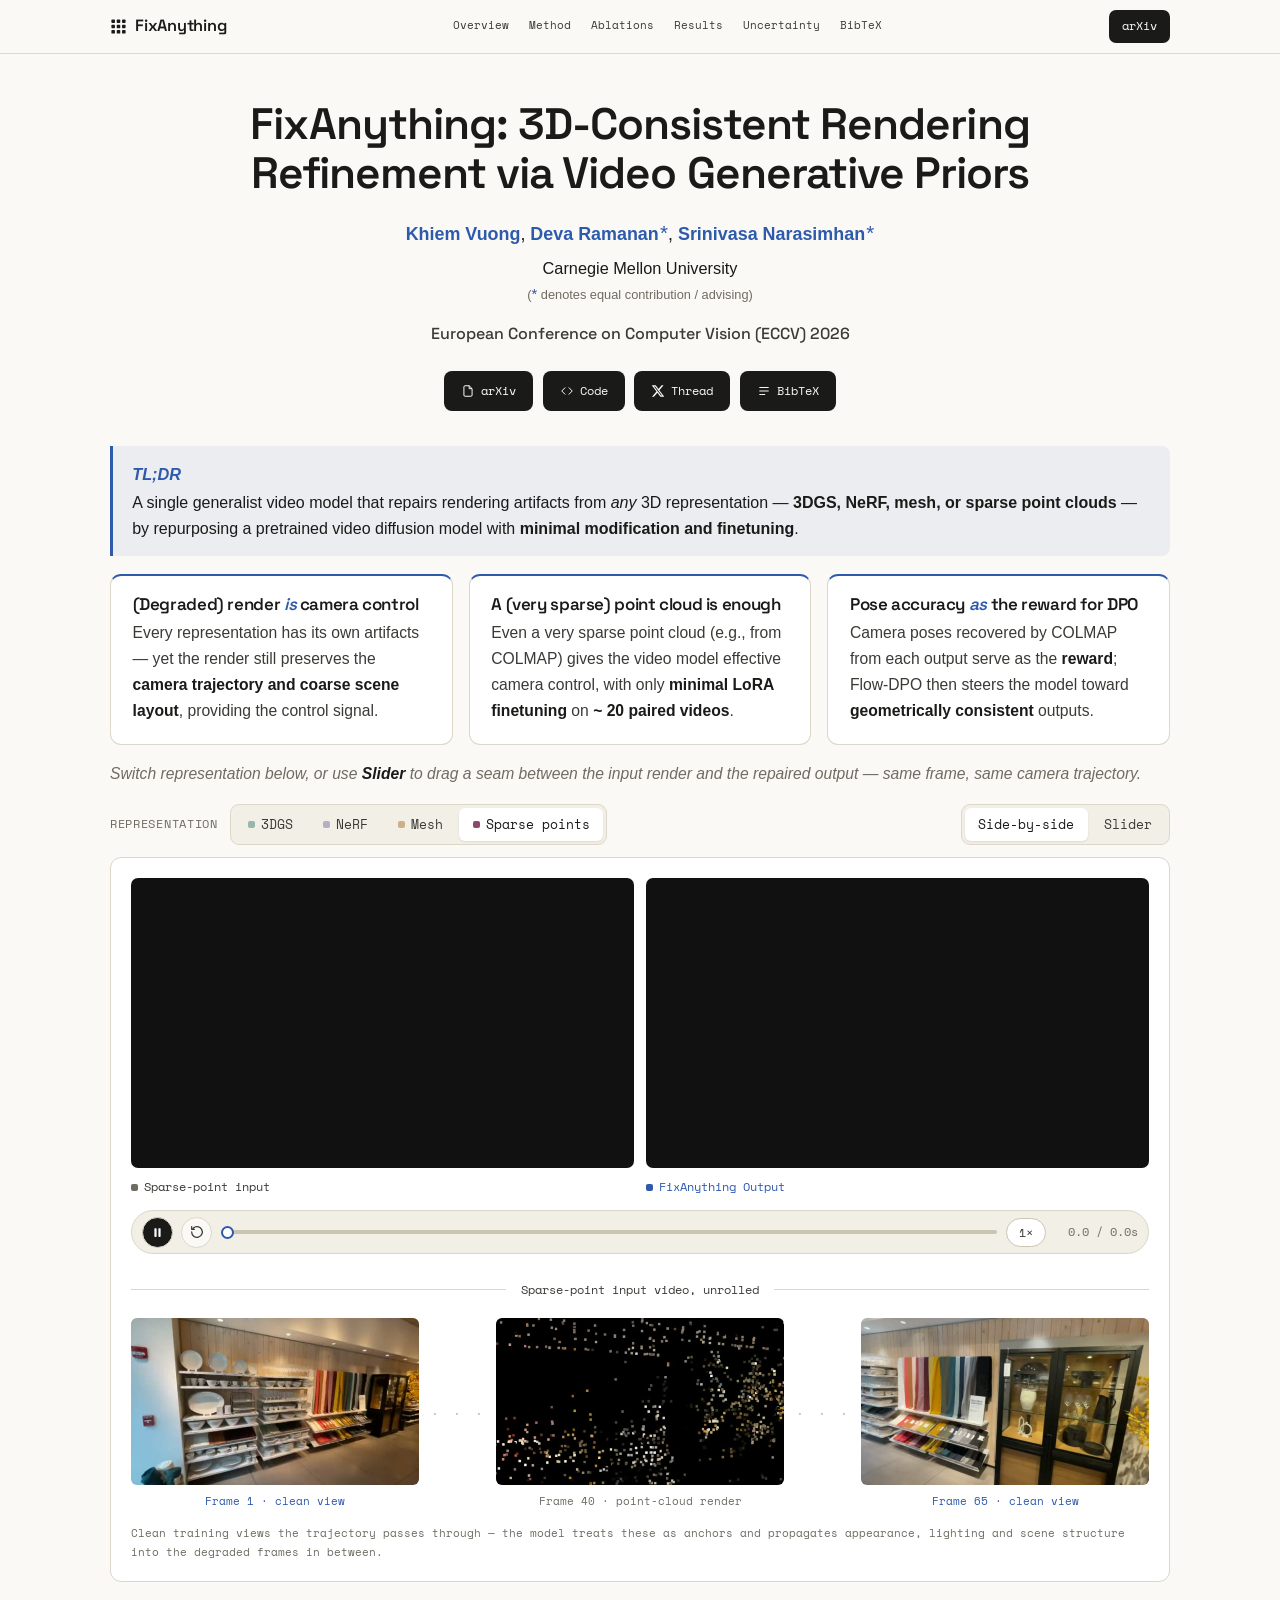
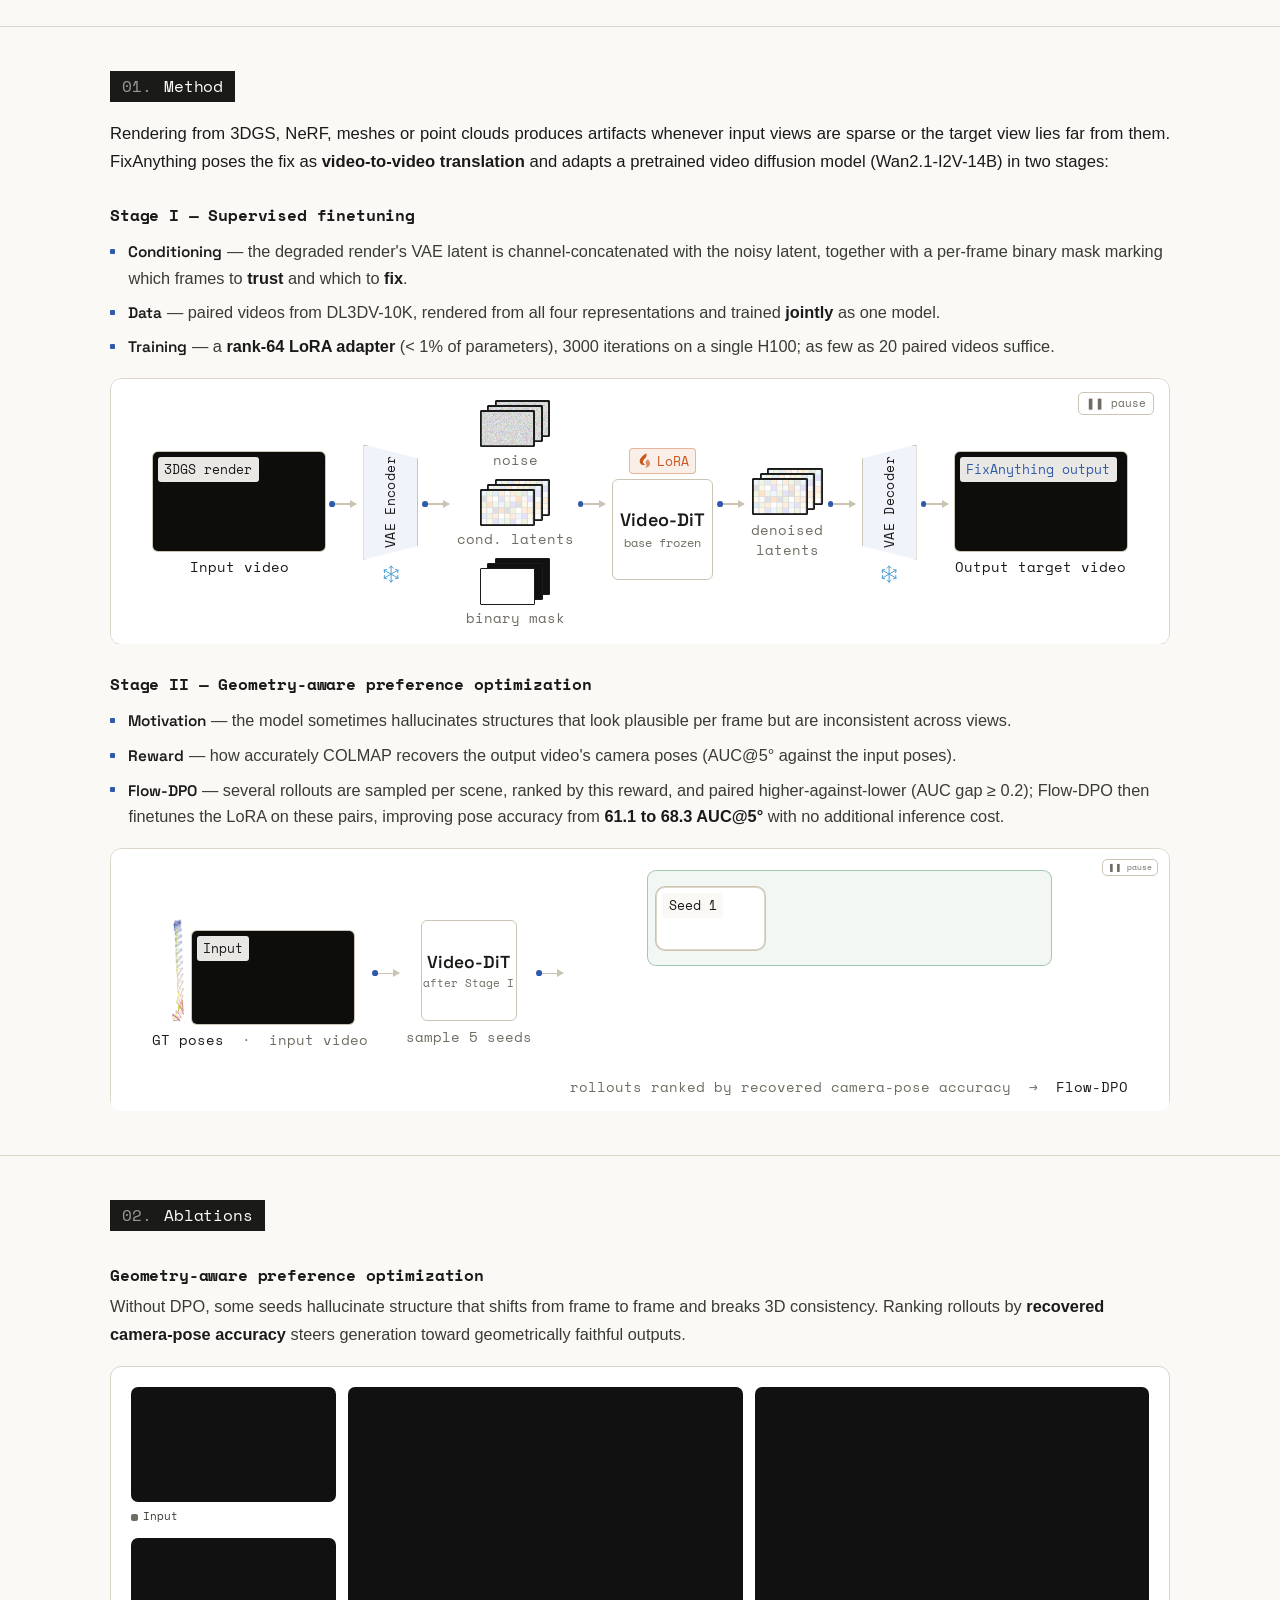
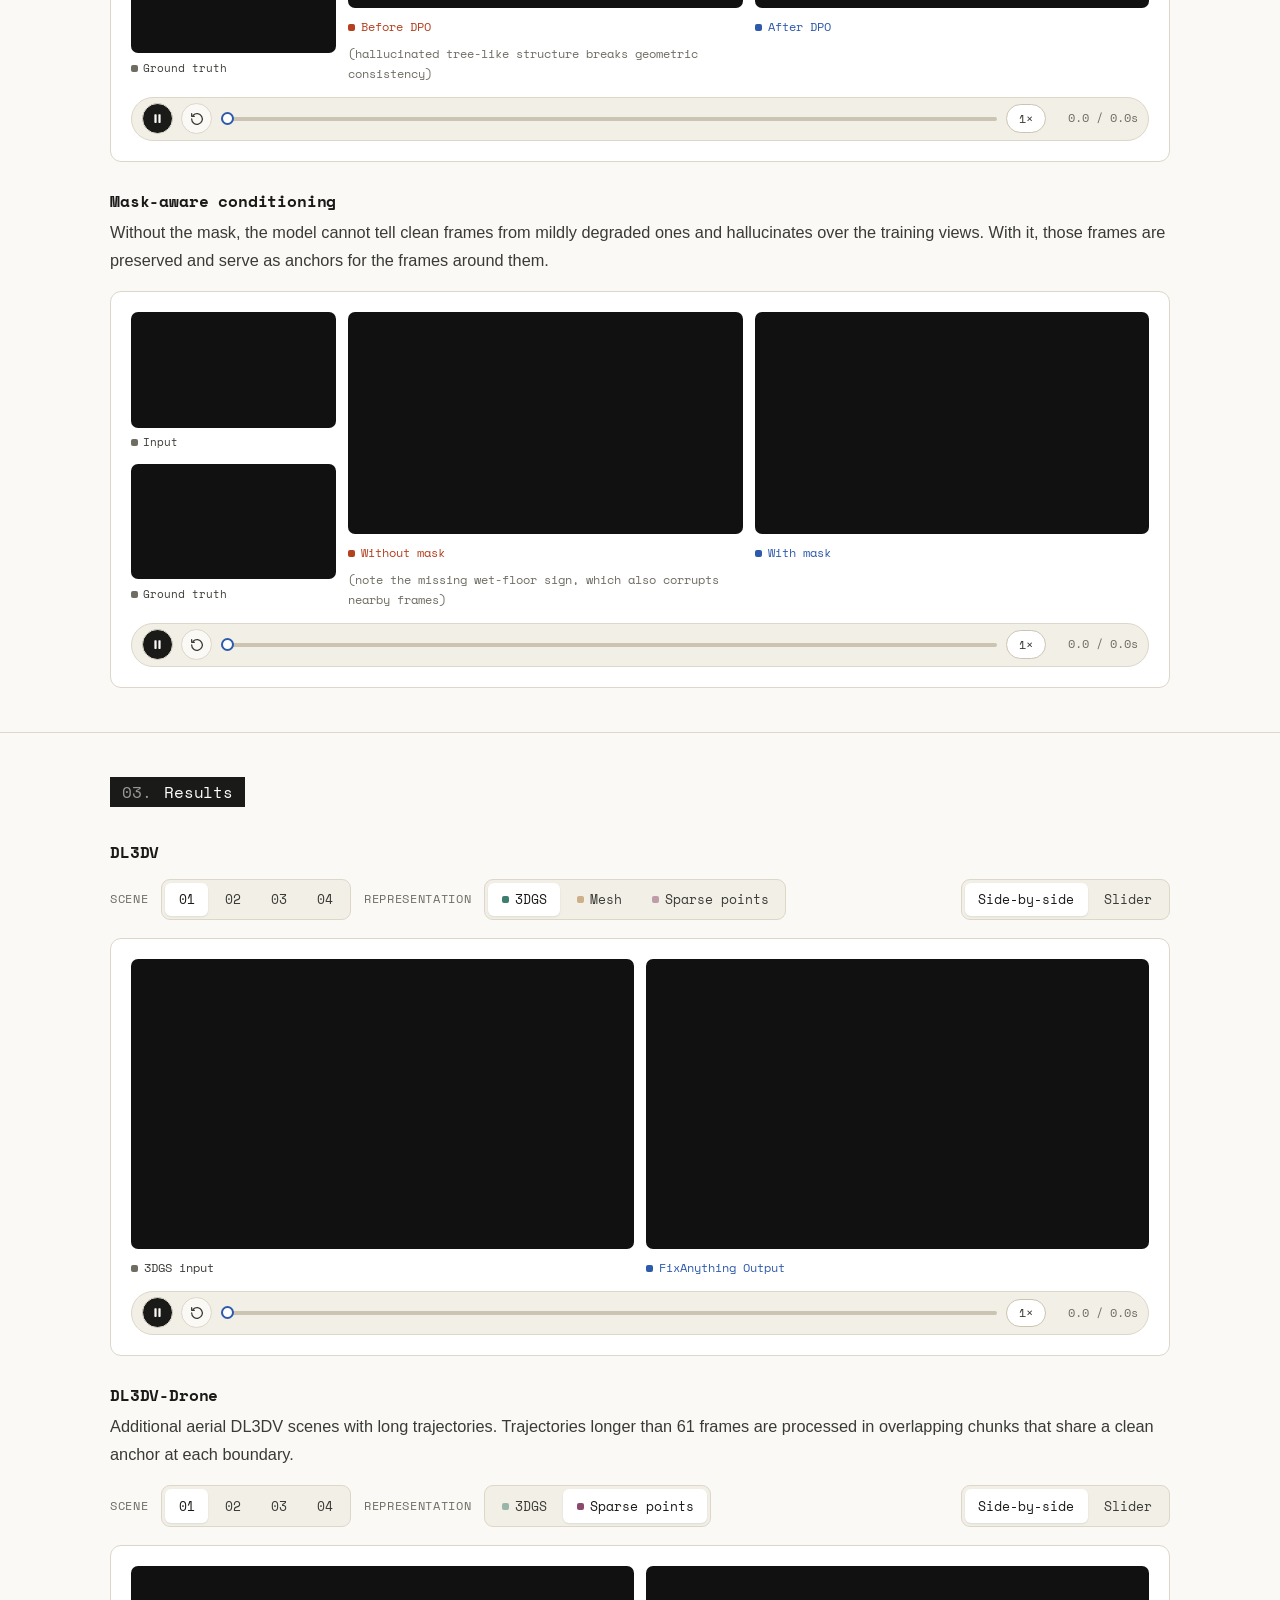
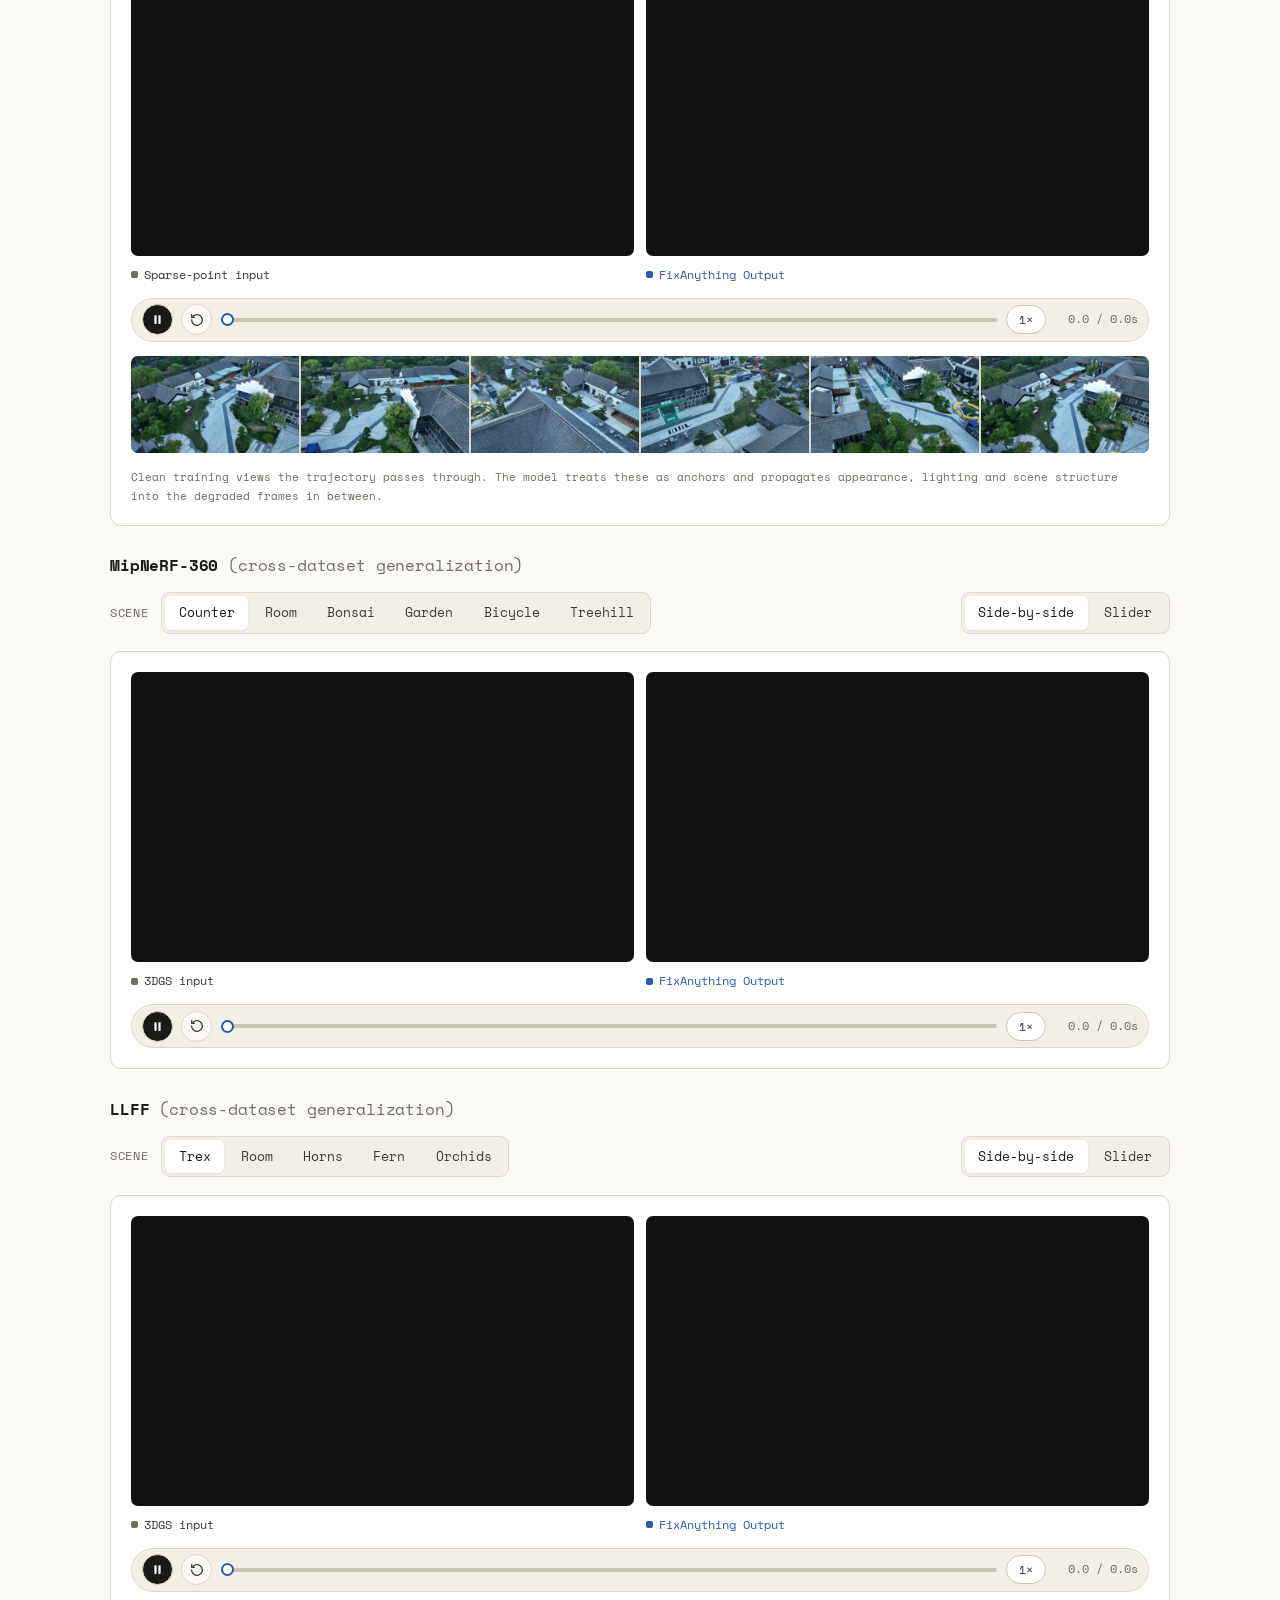
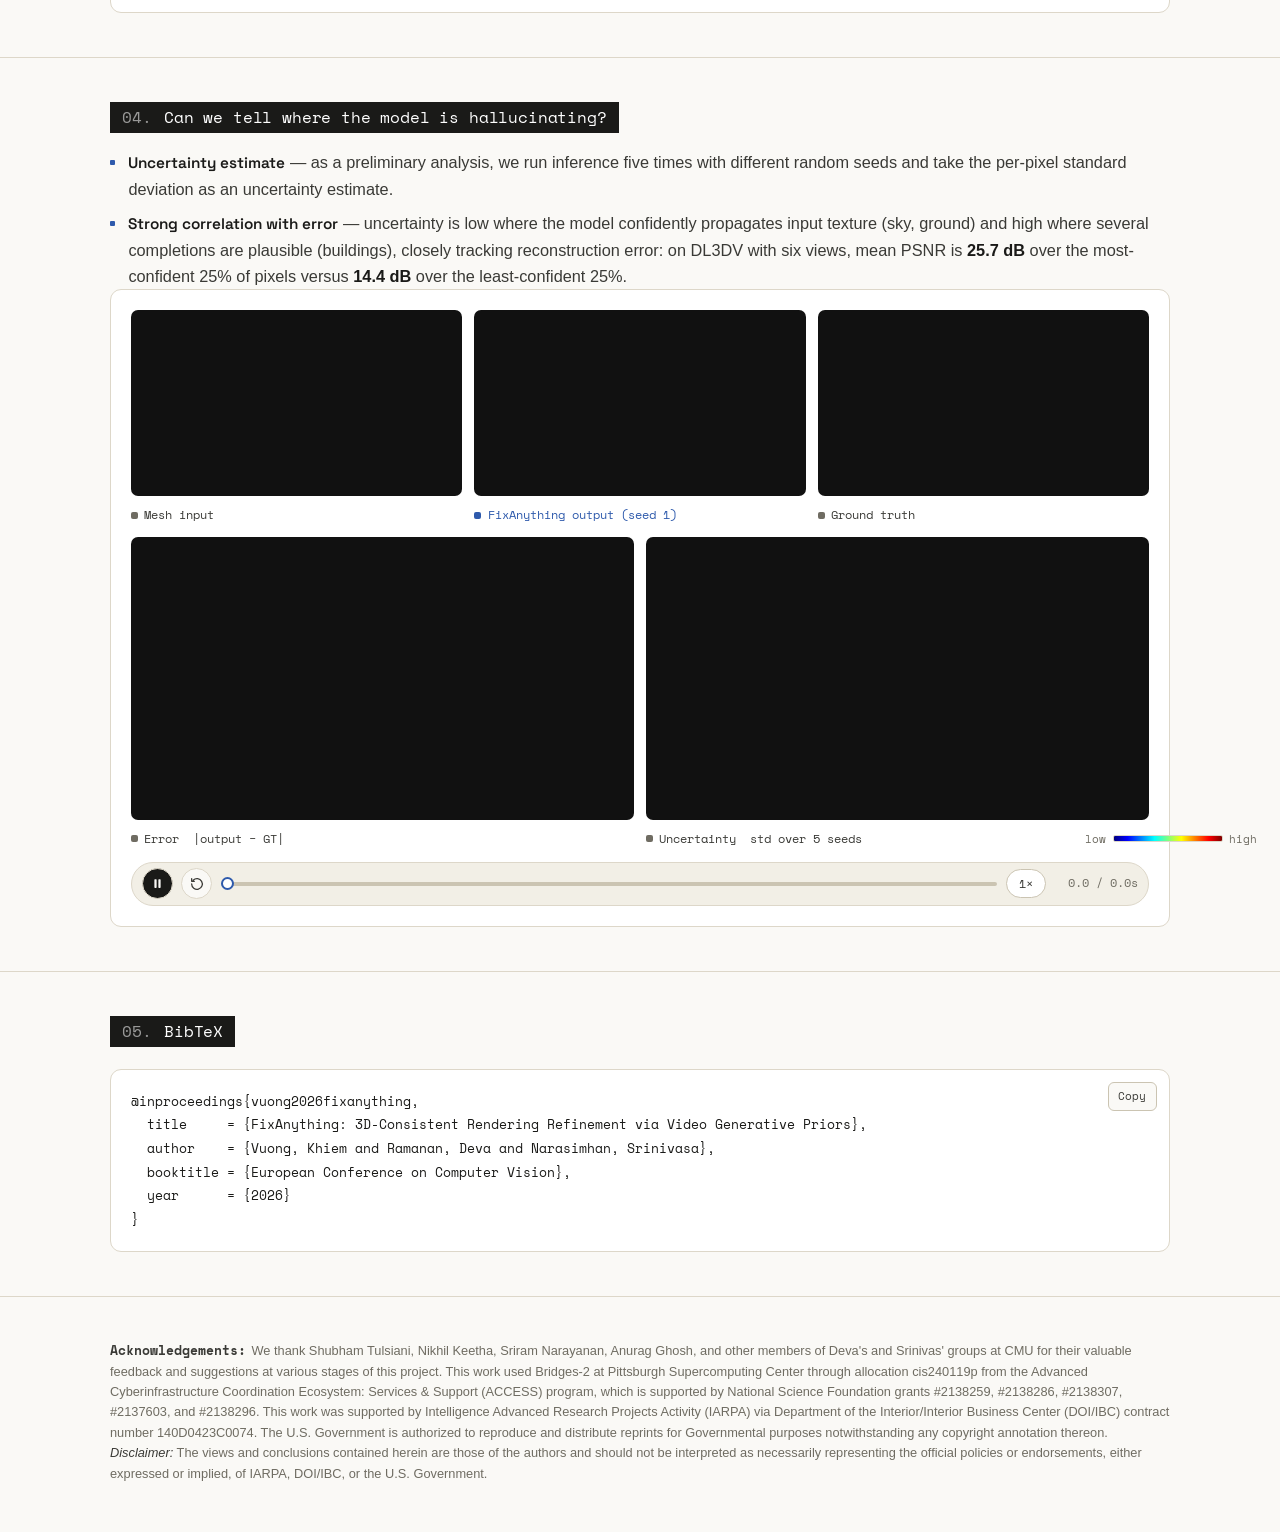
<file: index.html>
<!DOCTYPE html>
<html lang="en">
<head>
<meta charset="utf-8">
<meta name="viewport" content="width=device-width, initial-scale=1">
<meta name="description" content="FixAnything: 3D-Consistent Rendering Refinement via Video Generative Priors. One video model repairs rendering artifacts from 3DGS, NeRF, mesh, or sparse point clouds.">
<title>FixAnything — 3D-Consistent Rendering Refinement via Video Generative Priors</title>
<link rel="canonical" href="https://fix-anything.github.io/">
<meta name="theme-color" content="#faf9f6">
<meta property="og:type" content="website">
<meta property="og:url" content="https://fix-anything.github.io/">
<meta property="og:title" content="FixAnything: 3D-Consistent Rendering Refinement via Video Generative Priors">
<meta property="og:description" content="One video model repairs rendering artifacts from 3DGS, NeRF, mesh, or sparse point clouds. ECCV 2026, Carnegie Mellon University.">
<meta property="og:image" content="https://fix-anything.github.io/og.jpg">
<meta property="og:image:width" content="1200">
<meta property="og:image:height" content="630">
<meta name="twitter:card" content="summary_large_image">
<meta name="twitter:title" content="FixAnything: 3D-Consistent Rendering Refinement via Video Generative Priors">
<meta name="twitter:description" content="One video model repairs rendering artifacts from 3DGS, NeRF, mesh, or sparse point clouds. ECCV 2026, CMU.">
<meta name="twitter:image" content="https://fix-anything.github.io/og.jpg">
<link rel="icon" href="data:image/svg+xml,%3Csvg xmlns='http://www.w3.org/2000/svg' viewBox='0 0 24 24'%3E%3Cg fill='%231a1a18'%3E%3Crect x='2' y='2' width='5' height='5' rx='1'/%3E%3Crect x='9.5' y='2' width='5' height='5' rx='1'/%3E%3Crect x='17' y='2' width='5' height='5' rx='1'/%3E%3Crect x='2' y='9.5' width='5' height='5' rx='1'/%3E%3Crect x='9.5' y='9.5' width='5' height='5' rx='1' fill='%232e5aac'/%3E%3Crect x='17' y='9.5' width='5' height='5' rx='1'/%3E%3Crect x='2' y='17' width='5' height='5' rx='1'/%3E%3Crect x='9.5' y='17' width='5' height='5' rx='1'/%3E%3Crect x='17' y='17' width='5' height='5' rx='1'/%3E%3C/g%3E%3C/svg%3E">
<link rel="preconnect" href="https://fonts.googleapis.com">
<link rel="preconnect" href="https://fonts.gstatic.com" crossorigin>
<link href="https://fonts.googleapis.com/css2?family=Space+Grotesk:wght@500;600&family=Space+Mono:wght@400;700&display=swap" rel="stylesheet">
<style>
/* ═══════════════ tokens ═══════════════ */
:root{
  --bg:#faf9f6;          /* warm paper — same canvas as khiemvuong.com */
  --bg-2:#f2efe6;
  --card:#ffffff;
  --line:#ddd7c9;
  --line-2:#cbc4b2;

  --ink:#1a1a18;
  --dim:#3a3a36;
  --faint:#6f6c62;

  --accent:#2e5aac;      /* labels, active state, "ours" */
  --accent-soft:rgba(46,90,172,.07);
  --flaw:#b3401f;        /* baseline / before */

  --gs:#3F7D6E; --nerf:#7A6BA8; --mesh:#A8722A; --pts:#8B4A6B;

  --display:"Space Grotesk", -apple-system, BlinkMacSystemFont, sans-serif;
  --body:-apple-system, BlinkMacSystemFont, "Segoe UI", Roboto, "Helvetica Neue", Arial, sans-serif;
  --mono:"Space Mono", "SF Mono", Menlo, monospace;

  --maxw:1120px;
  --r:11px;
}
*,*::before,*::after{margin:0; padding:0; box-sizing:border-box}
html{scroll-behavior:smooth; scroll-padding-top:74px}
body{
  background:var(--bg); color:var(--ink); font-family:var(--body);
  font-size:17px; line-height:1.62; -webkit-font-smoothing:antialiased;
}
img,video{max-width:100%; display:block}
a{color:inherit; text-decoration:none}
::selection{background:var(--accent); color:#fff}
sup{font-size:.66em; line-height:0}
sup.eq{font-size:1.15em; font-weight:400; color:var(--accent); vertical-align:baseline;
  margin-left:.06em; line-height:0}

.container{max-width:var(--maxw); margin:0 auto; padding:0 30px}
h1,h2,h3{font-family:var(--display); font-weight:600; line-height:1.15; letter-spacing:-0.022em}
p{color:var(--dim)}
p b,p strong{color:var(--ink); font-weight:700}
em{font-style:italic}

section{padding:44px 0; border-top:1px solid var(--line)}

/* ═══════════════ motif: noisy cells snapping into a grid ═══════════════ */
.motif{display:inline-block; line-height:0}
.motif rect{fill:currentColor}
.motif g[class^="j"]{transform-box:fill-box; transform-origin:50% 50%}
.motif .j1{animation:j1 3.8s ease-in-out infinite}
.motif .j2{animation:j2 3.8s ease-in-out infinite}
.motif .j3{animation:j3 3.8s ease-in-out infinite}
@keyframes j1{0%,56%{transform:translate(2.6px,-2.2px) rotate(18deg); opacity:.3} 74%,100%{transform:none; opacity:1}}
@keyframes j2{0%,56%{transform:translate(-3px,2.4px) rotate(-22deg); opacity:.28} 78%,100%{transform:none; opacity:1}}
@keyframes j3{0%,56%{transform:translate(1.8px,3px) rotate(26deg); opacity:.28} 82%,100%{transform:none; opacity:1}}
@media (prefers-reduced-motion:reduce){.motif *{animation:none!important}}

/* ═══════════════ nav ═══════════════ */
.topnav{position:sticky; top:0; z-index:50; background:rgba(250,249,246,.82); backdrop-filter:saturate(180%) blur(16px); border-bottom:1px solid var(--line)}
.topnav__inner{max-width:var(--maxw); margin:0 auto; padding:.62rem 30px; display:flex; align-items:center; justify-content:space-between; gap:1.4rem}
.topnav__brand{font-family:var(--display); font-size:1.02rem; font-weight:600; display:inline-flex; align-items:center; gap:.5em; letter-spacing:-0.015em; flex-shrink:0}
.topnav__links{display:flex; align-items:center; gap:.15rem; min-width:0}
.topnav__links a{font-family:var(--mono); font-size:.68rem; letter-spacing:0; color:var(--dim); padding:.36rem .55rem; border-radius:6px; white-space:nowrap}
.topnav__links a:hover{background:var(--bg-2); color:var(--ink)}
.topnav__links a.on{color:var(--accent)}
.topnav__cta{display:inline-flex; align-items:center; gap:.4em; background:var(--ink); color:var(--bg); font-family:var(--mono); font-size:.72rem; padding:.44rem .8rem; border-radius:7px; flex-shrink:0}
.topnav__cta:hover{background:var(--accent)}
@media(max-width:1040px){.topnav__links{display:none}}

/* ═══════════════ hero (centered, moodio-style) ═══════════════ */
.hero{padding:46px 0 4px; border-top:none; text-align:center}
.affil{font-size:1.02rem; color:var(--ink); margin-top:.5rem}
.eqnote{font-size:.8rem; color:var(--faint); margin-top:.22rem}
.venue{font-family:var(--display); font-size:1rem; font-weight:500; color:var(--dim); margin-top:.95rem}
.hero__title{font-size:clamp(1.85rem,3.9vw,2.75rem); font-weight:600; max-width:940px; margin:0 auto 1.35rem; line-height:1.13}
.hero__title .name{font-weight:600}
.authors{font-size:1.12rem; max-width:860px; margin:0 auto; color:var(--ink); line-height:1.5}
.authors a{color:var(--accent); font-weight:600}
.authors a:hover{text-decoration:underline}

.hero__links{display:flex; justify-content:center; flex-wrap:wrap; gap:.6rem; margin-top:1.5rem}
.hero__links a{display:inline-flex; align-items:center; gap:.5em; background:var(--ink); color:var(--bg); font-family:var(--mono); font-size:.78rem; padding:.6rem 1.05rem; border-radius:8px; transition:background .15s}
.hero__links a:hover{background:var(--accent)}
.hero__links a svg{width:14px; height:14px; stroke:currentColor; fill:none; stroke-width:1.7}
/* callout — accent bar, used for the one-line finding */
.callout{border-left:3px solid var(--accent); background:var(--accent-soft); border-radius:0 8px 8px 0; padding:.9rem 1.2rem; text-align:left; margin:.1rem 0 0; font-size:1rem; color:var(--ink)}
.callout .lbl{font-family:var(--body); font-style:italic; font-size:1.02rem; font-weight:600; letter-spacing:0; text-transform:none; color:var(--accent); display:block; margin-bottom:.2rem}

/* ═══════════════ section chrome ═══════════════ */
.sec-head{display:flex; align-items:stretch; margin-bottom:1.05rem}
.sec-chip{display:inline-block; background:var(--ink); color:#fff; padding:.32em .75em;
  font-family:var(--mono); font-size:1.02rem; font-weight:400; letter-spacing:-0.01em; line-height:1.25}
.sec-chip .no{opacity:.55; font-variant-numeric:tabular-nums; margin-right:.15em}

/* ═══════════════ full-measure prose — lines run left → right across the
   whole content width; no newspaper column flow ═══════════════ */
.prose-wide{margin-top:1.1rem}
.prose-wide p{color:var(--ink); font-size:1.04rem; line-height:1.68; text-align:justify; hyphens:auto}
.prose-wide p+p{margin-top:1rem}
@media(max-width:880px){.prose-wide p{text-align:left; hyphens:manual}}

.block{margin-top:1.9rem}
.block:first-child{margin-top:0}
.block__title{font-family:var(--mono); font-size:1rem; font-weight:700; color:var(--ink);
  letter-spacing:-0.01em; margin-bottom:.45rem}
.block__lead{font-size:1.02rem; line-height:1.72}
.block .viewer{margin-top:1.1rem}

.anchors{margin-top:1.3rem}
.anchors__rule{position:relative; text-align:center; margin-bottom:1rem}
.anchors__rule::before{content:""; position:absolute; left:0; right:0; top:50%; height:1px; background:var(--line)}
.anchors__title{position:relative; display:inline-block; background:var(--card); padding:0 .95rem;
  font-family:var(--mono); font-size:.74rem; color:var(--dim)}
.anchor-row{display:flex; align-items:center; gap:.7rem}
.anchor{flex:1 1 0; margin:0; min-width:0}
.anchor img{width:100%; border-radius:6px; background:#111; aspect-ratio:560/324; object-fit:cover}
@media(max-width:640px){
  .anchor-dots{display:none}
  .anchor-row{gap:.5rem}
  .anchor figcaption{font-size:.6rem}
}
.anchor figcaption{font-family:var(--mono); font-size:.7rem; color:var(--faint); margin-top:.45rem; text-align:center}
.anchor.clean figcaption{color:var(--accent)}
.anchor-dots{flex:0 0 auto; font-family:var(--mono); font-size:1rem; color:var(--line-2); letter-spacing:.06em}
.anchors .caption{margin-top:.8rem}

.stage-block{margin-top:1.9rem}
.stage-block .sec-head{margin-bottom:.5rem}
.stage-title{font-family:var(--mono); font-size:1.02rem; font-weight:700; color:var(--ink);
  letter-spacing:-0.01em; margin:0 0 .45rem}
.specs{list-style:none; margin:.85rem 0 0; padding:0; display:grid; gap:.5rem}
.specs li{position:relative; padding-left:1.15rem; font-size:1.02rem; line-height:1.6; color:var(--dim)}
.specs li::before{content:""; position:absolute; left:0; top:.66em; width:5px; height:5px;
  border-radius:1px; background:var(--accent)}
.specs b{font-family:var(--display); font-weight:600; font-size:.94em; color:var(--ink)}
.specs em{font-style:normal; font-weight:600; color:var(--ink)}
.specs .sub{list-style:none; margin:.45rem 0 0; padding:0; display:grid; gap:.35rem}
.specs .sub li{padding-left:1.15rem; font-size:.97rem}
.specs .sub li::before{width:6px; height:1px; border-radius:0; background:var(--line-2); top:.85em}
.stage-block .fig{margin-top:1.15rem}

.viewer-hint{font-size:.98rem; color:var(--faint); margin-top:1rem; font-style:italic}
/* three statement boxes, side by side */
.claims{display:grid; grid-template-columns:repeat(3,1fr); gap:1rem; margin-top:1.1rem}
.claim{background:var(--card); border:1px solid var(--line); border-radius:var(--r); padding:1.2rem 1.35rem;
  border-top:2px solid var(--accent)}
.claim h3{font-size:1.06rem; font-weight:600; margin-bottom:.35rem}
.claim h3 em{font-style:italic; color:var(--accent)}
.claim p{font-size:.98rem; line-height:1.66}
@media(max-width:880px){.claims{grid-template-columns:1fr}}


/* ═══════════════ controls ═══════════════ */
.controls{display:flex; flex-wrap:wrap; align-items:center; gap:.55rem .8rem; margin:1.1rem 0 .75rem}
.seg-label{font-family:var(--mono); font-size:.72rem; font-weight:400; letter-spacing:.06em; text-transform:uppercase; color:var(--faint)}
.seg{display:inline-flex; flex-wrap:wrap; gap:3px; background:var(--bg-2); border:1px solid var(--line); border-radius:9px; padding:3px}
.seg button{font-family:var(--mono); font-size:.8rem; padding:.46rem .85rem; border-radius:6px; border:none; background:transparent; color:var(--dim); cursor:pointer; display:inline-flex; align-items:center; gap:.45em; transition:.15s}
.seg button:hover{color:var(--ink)}
.seg button.active{background:var(--card); color:var(--ink); box-shadow:0 1px 2px rgba(27,26,23,.09)}
.seg .dot{width:7px; height:7px; border-radius:2px; opacity:.5; flex:0 0 7px}
.seg button.active .dot{opacity:1}

/* ═══════════════ viewer (white card on paper) ═══════════════ */
.viewer{background:var(--card); border:1px solid var(--line); border-radius:var(--r); padding:20px}
.stage{display:grid; grid-template-columns:repeat(var(--cols,2),minmax(0,1fr)); gap:12px}
.stage.unc{grid-template-columns:repeat(6,minmax(0,1fr))}
.stage.unc .u1{grid-column:1/3} .stage.unc .u2{grid-column:3/5} .stage.unc .u3{grid-column:5/7}
.stage.unc .u4{grid-column:1/4} .stage.unc .u5{grid-column:4/7}
@media(max-width:900px){
  .stage.unc{grid-template-columns:repeat(2,minmax(0,1fr))}
  .stage.unc .u1,.stage.unc .u2,.stage.unc .u3,.stage.unc .u4,.stage.unc .u5{grid-column:auto}
  .stage.unc .u3{grid-column:1/-1}
}
.ack{max-width:none}
.ack p{font-size:.8rem; line-height:1.6; color:var(--faint)}
.ack-key{font-family:var(--mono); font-weight:700; color:var(--dim); margin-right:.15em}
.ack p+p{margin-top:.6rem}
#ack{padding-bottom:3rem}
.ack em{font-style:italic; color:var(--dim)}

.jet-key{display:inline-flex; align-items:center; gap:.4rem; margin-left:auto; font-weight:400;
  font-family:var(--mono); font-size:.7rem; color:var(--faint)}
.jet-key .jet{flex:0 0 110px; height:7px; border-radius:2px; border:1px solid var(--line);
  background:linear-gradient(90deg,#00007f,#0000ff,#007fff,#00ffff,#7fff7f,#ffff00,#ff7f00,#ff0000,#7f0000)}
.stage.abl{grid-template-columns:.52fr 1fr 1fr; align-items:start}
.stage.abl .refs{display:grid; gap:12px; min-width:0}
.pane.sm figcaption{font-size:.68rem; margin-top:.4rem}
@media(max-width:900px){
  .stage.abl{grid-template-columns:1fr 1fr}
  .stage.abl .refs{grid-column:1 / -1; grid-template-columns:1fr 1fr}
}
.pane{margin:0; position:relative; min-width:0}
.pane video,.pane img{width:100%; border-radius:7px; background:#111; display:block; aspect-ratio:832/480; object-fit:cover}
.stage.abl .pane video,.stage.unc .pane video{aspect-ratio:16/9}
.pane figcaption{font-family:var(--mono); font-size:.78rem; color:var(--dim); margin-top:.55rem; display:flex; align-items:center; gap:.5em}
.pane figcaption .k{width:7px; height:7px; border-radius:2px; background:var(--faint); flex:0 0 7px}
.pane.ours figcaption{color:var(--accent); font-weight:500} .pane.ours figcaption .k{background:var(--accent)}
.pane.bad figcaption{color:var(--flaw); font-weight:500} .pane.bad figcaption .k{background:var(--flaw)}
.pane figcaption{flex-wrap:wrap} .pane figcaption .sub-cap,.block__title .sub-cap{font-weight:400; color:var(--faint)}

.stage[data-mode="wipe"]{display:block; position:relative; cursor:ew-resize; user-select:none; touch-action:none; border-radius:7px; overflow:hidden;
  max-width:calc(72% - 6px); margin-left:auto; margin-right:auto}   /* wider than one pane, still well short of full-bleed */
@media(max-width:880px){.stage[data-mode="wipe"]{max-width:none}}
/* let the card hug the media in wipe mode instead of leaving it adrift */
.viewer:has(.stage[data-mode="wipe"]){max-width:calc(72% + 34px); margin-left:auto; margin-right:auto}
.viewer:has(.stage[data-mode="wipe"]) .stage{max-width:none}
@media(max-width:880px){.viewer:has(.stage[data-mode="wipe"]){max-width:none}}
.stage[data-mode="wipe"] .pane video{border-radius:0; -webkit-user-drag:none}
.stage[data-mode="wipe"] .pane-b{position:absolute; inset:0; clip-path:inset(0 0 0 var(--wipe,50%))}
.stage[data-mode="wipe"] .pane-b video{height:100%; object-fit:cover}
.stage[data-mode="wipe"] figcaption{position:absolute; bottom:12px; margin:0; padding:.34rem .68rem; border-radius:6px; background:rgba(250,249,246,.93); font-size:.74rem; pointer-events:none}
.stage[data-mode="wipe"] .pane-a figcaption{left:12px}
.stage[data-mode="wipe"] .pane-b figcaption{right:12px}
.wipe-grip{display:none}
.stage[data-mode="wipe"] .wipe-grip{display:block; position:absolute; top:0; bottom:0; left:var(--wipe,50%); width:3px;
  background:#fff; box-shadow:0 0 0 1px rgba(0,0,0,.42); transform:translateX(-1.5px); pointer-events:none}
.stage[data-mode="wipe"] .wipe-grip::after{content:""; position:absolute; top:50%; left:50%;
  transform:translate(-50%,-50%); width:36px; height:36px; border-radius:50%;
  background:#fff url("data:image/svg+xml,%3Csvg xmlns='http://www.w3.org/2000/svg' width='24' height='24' viewBox='0 0 24 24' fill='none' stroke='%231a1a18' stroke-width='2.2' stroke-linecap='round' stroke-linejoin='round'%3E%3Cpath d='M10 8 6 12l4 4M14 8l4 4-4 4'/%3E%3C/svg%3E") center/18px 18px no-repeat;
  box-shadow:0 2px 12px rgba(0,0,0,.34)}

.transport{display:flex; align-items:center; gap:.55rem; margin-top:.8rem;
  padding:.34rem .6rem; border-radius:999px; background:var(--bg-2); border:1px solid var(--line);
  font-family:var(--mono); font-size:.72rem; color:var(--dim)}
.transport button{font-family:var(--mono); font-size:.78rem; padding:.38rem .78rem; border-radius:6px; border:1px solid var(--line); background:var(--bg); color:var(--dim); cursor:pointer; white-space:nowrap; transition:.15s}
.transport button:hover{color:var(--ink)}
.transport button.t-play,.transport button.t-restart{flex:0 0 auto; width:31px; height:31px; padding:0;
  border-radius:50%; display:grid; place-items:center}
.transport button.t-play{background:var(--ink); color:var(--bg)}
.transport button.t-play:hover{background:var(--accent); color:#fff}
.transport button.t-restart:hover{background:var(--line)}
.t-play .ico{width:15px; height:15px; fill:currentColor}
.t-restart .ico{width:16px; height:16px; fill:currentColor}
.t-restart .ico-stroke{fill:none; stroke:currentColor; stroke-width:1.9; stroke-linecap:round; stroke-linejoin:round}
.t-play .ico-play{display:none}
.t-play.is-paused .ico-pause{display:none}
.t-play.is-paused .ico-play{display:block}
.transport button.t-rate{padding:.24rem .6rem; border-radius:999px; min-width:40px;
  border:1px solid var(--line-2); background:var(--card)}
.transport button.t-rate:hover{border-color:var(--accent); color:var(--accent)}
.t-seek{flex:1; min-width:70px; -webkit-appearance:none; appearance:none; height:4px; border-radius:999px; cursor:pointer;
  background:linear-gradient(to right, var(--accent) 0 var(--p,0%), var(--line-2) var(--p,0%) 100%)}
.t-seek::-webkit-slider-thumb{-webkit-appearance:none; width:13px; height:13px; border-radius:50%; background:#fff; border:2.5px solid var(--accent)}
.t-seek::-moz-range-thumb{width:13px; height:13px; border-radius:50%; background:#fff; border:2.5px solid var(--accent)}
.t-time{font-variant-numeric:tabular-nums; color:var(--faint); min-width:84px; text-align:right}
@media(max-width:640px){.t-time{display:none}}

.caption{font-family:var(--mono); font-size:.7rem; line-height:1.7; color:var(--faint); margin-top:.85rem}
.keystrip{display:grid; grid-template-columns:repeat(6,1fr); gap:2px; border-radius:7px; overflow:hidden; margin-top:.9rem; background:var(--line)}
.keystrip img{width:100%; aspect-ratio:832/480; object-fit:cover; background:#111}

/* ═══════════════ figures ═══════════════ */
.fig{background:var(--card); border:1px solid var(--line); border-radius:var(--r); padding:18px; margin-top:1.15rem}
.fig--live{background:none; border:none; padding:0}
.fig-scroll{overflow-x:auto; -webkit-overflow-scrolling:touch; border-radius:var(--r)}
.stage1-embed,.stage2-embed{width:100%; min-width:720px; border:0; display:block; border-radius:var(--r)}
.stage1-embed{aspect-ratio:1600/402}
.stage2-embed{aspect-ratio:1600/398}
.fig img{width:100%; border-radius:6px}
.fig figcaption{font-size:.92rem; color:var(--dim); margin-top:.85rem; line-height:1.62}
.fig figcaption b{font-family:var(--body); font-style:italic; font-size:1em; font-weight:600; letter-spacing:0; text-transform:none; color:var(--accent); margin-right:.4em}

/* ═══════════════ bibtex ═══════════════ */
.cite{position:relative; background:var(--card); border:1px solid var(--line); border-radius:var(--r); margin-top:1.4rem; overflow:hidden}
.cite pre{margin:0; padding:1.25rem 3.6rem 1.25rem 1.25rem; font-family:var(--mono); font-size:.84rem; line-height:1.75; color:var(--ink); overflow-x:auto}
.cite-copy{position:absolute; top:.75rem; right:.75rem; font-family:var(--mono); font-size:.68rem; padding:.34rem .6rem; border-radius:6px; border:1px solid var(--line-2); background:var(--bg); color:var(--dim); cursor:pointer}
.cite-copy:hover{border-color:var(--accent); color:var(--accent)}
.cite-copy.done{border-color:var(--accent); color:var(--accent); background:var(--accent-soft)}
@media(max-width:640px){.cite pre{padding-top:2.6rem; padding-right:1.25rem}}

</style>
</head>
<body>

<nav class="topnav">
  <div class="topnav__inner">
    <a class="topnav__brand" href="#top">
      <span class="motif" style="color:var(--ink)" aria-hidden="true">
        <svg width="17" height="17" viewBox="0 0 24 24">
          <g class="j2"><rect x="2" y="2" width="5" height="5" rx="1"/></g>
          <g><rect x="9.5" y="2" width="5" height="5" rx="1"/></g>
          <g class="j1"><rect x="17" y="2" width="5" height="5" rx="1"/></g>
          <g><rect x="2" y="9.5" width="5" height="5" rx="1"/></g>
          <g class="j3"><rect x="9.5" y="9.5" width="5" height="5" rx="1"/></g>
          <g><rect x="17" y="9.5" width="5" height="5" rx="1"/></g>
          <g class="j1"><rect x="2" y="17" width="5" height="5" rx="1"/></g>
          <g class="j2"><rect x="9.5" y="17" width="5" height="5" rx="1"/></g>
          <g><rect x="17" y="17" width="5" height="5" rx="1"/></g>
        </svg>
      </span>
      FixAnything
    </a>
    <div class="topnav__links">
      <a href="#overview">Overview</a>
      <a href="#method">Method</a>
      <a href="#ablations">Ablations</a>
      <a href="#results">Results</a>
      <a href="#uncertainty">Uncertainty</a>
      <a href="#bibtex">BibTeX</a>
    </div>
    <a class="topnav__cta" href="https://arxiv.org/abs/2608.23549">arXiv</a>
  </div>
</nav>

<!-- ═══════════ HERO ═══════════ -->
<header class="hero" id="top">
  <div class="container">
    <h1 class="hero__title"><span class="name">FixAnything:</span> 3D-Consistent Rendering Refinement via Video Generative Priors</h1>

    <div class="authors">
      <a href="https://www.khiemvuong.com/">Khiem&nbsp;Vuong</a>,
      <a href="https://www.cs.cmu.edu/~deva/">Deva&nbsp;Ramanan</a><sup class="eq">*</sup>,
      <a href="https://www.cs.cmu.edu/~srinivas/">Srinivasa&nbsp;Narasimhan</a><sup class="eq">*</sup>
    </div>
    <div class="affil">Carnegie Mellon University</div>
    <div class="eqnote">(<sup class="eq" style="margin-left:0">*</sup> denotes equal contribution / advising)</div>
    <div class="venue">European Conference on Computer Vision (ECCV) 2026</div>

    <div class="hero__links">
      <a href="https://arxiv.org/abs/2608.23549"><svg viewBox="0 0 24 24"><path d="M14 3H7a2 2 0 0 0-2 2v14a2 2 0 0 0 2 2h10a2 2 0 0 0 2-2V8z"/><path d="M14 3v5h5"/></svg>arXiv</a>
      <a href="https://github.com/kvuong2711/fix-anything"><svg viewBox="0 0 24 24"><path d="m9 18-6-6 6-6"/><path d="m15 6 6 6-6 6"/></svg>Code</a>
      <a href="https://x.com/kvuongdev/status/2092646009209778647"><svg viewBox="0 0 24 24" style="fill:currentColor;stroke:none"><path d="M18.244 2.25h3.308l-7.227 8.26 8.502 11.24H16.17l-5.214-6.817L4.99 21.75H1.68l7.73-8.835L1.254 2.25H8.08l4.713 6.231zm-1.161 17.52h1.833L7.084 4.126H5.117z"/></svg>Thread</a>
      <a href="#bibtex"><svg viewBox="0 0 24 24"><path d="M4 6h16"/><path d="M4 12h16"/><path d="M4 18h10"/></svg>BibTeX</a>
    </div>

  </div>
</header>

<!-- ═══════════ 01 OVERVIEW ═══════════ -->
<section id="overview" style="border-top:none; padding-top:30px">
  <div class="container">
    <div class="callout">
      <span class="lbl">TL;DR</span>
      A single generalist video model that repairs rendering artifacts from <em>any</em> 3D representation &mdash;
      <b>3DGS, NeRF, mesh, or sparse point clouds</b> &mdash; by repurposing a pretrained video diffusion model with
      <b>minimal modification and finetuning</b>.
    </div>

    <div class="claims">
      <div class="claim">
        <h3>(Degraded) render <em>is</em> camera control</h3>
        <p>Every representation has its own artifacts — yet the render still preserves the <b>camera trajectory
          and coarse scene layout</b>, providing the control signal.</p>
      </div>
      <div class="claim">
        <h3>A (very sparse) point cloud is enough</h3>
        <p>Even a very sparse point cloud (e.g., from COLMAP) gives the video model effective camera control, with only
          <b>minimal LoRA finetuning</b> on <b> ~ 20 paired videos</b>.</p>
      </div>
      <div class="claim">
        <h3>Pose accuracy <em>as</em> the reward for DPO</h3>
        <p>Camera poses recovered by COLMAP from each output serve as the <b>reward</b>; Flow-DPO then steers the
          model toward <b>geometrically consistent</b> outputs.</p>
      </div>
    </div>

    <p class="viewer-hint">Switch representation below, or use <b>Slider</b> to drag a seam between the input render and
      the repaired output — same frame, same camera trajectory.</p>

    <div class="controls">
      <span class="seg-label">Representation</span>
      <div class="seg" data-group="teaser-repr">
        <button data-v="3dgs"><span class="dot" style="background:var(--gs)"></span>3DGS</button>
        <button data-v="nerf"><span class="dot" style="background:var(--nerf)"></span>NeRF</button>
        <button data-v="mesh"><span class="dot" style="background:var(--mesh)"></span>Mesh</button>
        <button class="active" data-v="colmap"><span class="dot" style="background:var(--pts)"></span>Sparse points</button>
      </div>
      <div style="flex:1"></div>
      <div class="seg" data-group="teaser-mode">
        <button class="active mode-btn" data-mode="side">Side-by-side</button>
        <button class="mode-btn" data-mode="wipe">Slider</button>
      </div>
    </div>

    <div class="viewer" id="v-teaser">
      <div class="stage" data-mode="side" style="--cols:2">
        <figure class="pane pane-a"><video id="teaser-in" muted loop playsinline preload="metadata"></video><figcaption><span class="k"></span><span data-label="in">Sparse-point input</span></figcaption></figure>
        <figure class="pane pane-b ours"><video id="teaser-out" muted loop playsinline preload="metadata"></video><figcaption><span class="k"></span><span data-label="out">FixAnything Output</span></figcaption></figure>
        <div class="wipe-grip"></div>
      </div>
      <div class="transport">
        <button class="t-play" aria-label="Pause"><svg class="ico ico-pause" viewBox="0 0 24 24"><rect x="7" y="5" width="3.6" height="14" rx="1.1"/><rect x="13.4" y="5" width="3.6" height="14" rx="1.1"/></svg><svg class="ico ico-play" viewBox="0 0 24 24"><path d="M7 5l12 7-12 7z"/></svg></button>
        <button class="t-restart" aria-label="Restart"><svg class="ico ico-stroke" viewBox="0 0 24 24"><path d="M4 12a8 8 0 1 0 2.3-5.6M4 4v4h4"/></svg></button>
        <input class="t-seek" type="range" min="0" max="1000" value="0" aria-label="Scrub both videos">
        <button class="t-rate">1×</button>
        <span class="t-time">0.0 / 0.0s</span>
      </div>

      <div class="anchors" id="teaser-anchors">
        <div class="anchors__rule"><span class="anchors__title" id="anchors-title">Sparse-point input video, unrolled</span></div>
        <div class="anchor-row">
          <figure class="anchor clean">
            <img id="anchor-first" src="anchors/colmap_first.jpg" alt="First frame: a clean view">
            <figcaption>Frame 1 &middot; clean view</figcaption>
          </figure>
          <span class="anchor-dots">· · ·</span>
          <figure class="anchor">
            <img id="anchor-mid" src="anchors/colmap_mid.jpg" alt="Middle frame: the degraded render">
            <figcaption id="anchor-mid-cap">Frame 40 &middot; point-cloud render</figcaption>
          </figure>
          <span class="anchor-dots">· · ·</span>
          <figure class="anchor clean">
            <img id="anchor-last" src="anchors/colmap_last.jpg" alt="Last frame: a clean view">
            <figcaption>Frame 65 &middot; clean view</figcaption>
          </figure>
        </div>
        <p class="caption">Clean training views the trajectory passes through — the model treats these as anchors
          and propagates appearance, lighting and scene structure into the degraded frames in between.</p>
      </div>
    </div>

  </div>
</section>

<!-- ═══════════ 01 METHOD ═══════════ -->
<section id="method">
  <div class="container">
    <div class="sec-head"><span class="sec-chip"><span class="no">01.</span> Method</span></div>
    <div class="prose-wide">
      <p>Rendering from 3DGS, NeRF, meshes or point clouds produces artifacts whenever input views are sparse or
        the target view lies far from them. FixAnything poses the fix as <b>video-to-video translation</b> and adapts
        a pretrained video diffusion model (Wan2.1-I2V-14B) in two stages:
        </p>
    </div>

    <div class="stage-block">
      <h3 class="stage-title">Stage I &mdash; Supervised finetuning</h3>
      <ul class="specs">
        <li><b>Conditioning</b> — the degraded render's VAE latent is channel-concatenated with the noisy latent,
          together with a per-frame binary mask marking which frames to <em>trust</em> and which to <em>fix</em>.</li>
        <li><b>Data</b> — paired videos from DL3DV-10K, rendered from all four representations and trained <em>jointly</em> as one model.</li>
        <li><b>Training</b> — a <em>rank-64 LoRA adapter</em> (< 1% of parameters), 3000 iterations on a single
          H100; as few as 20 paired videos suffice.</li>
      </ul>
      <figure class="fig fig--live">
        <div class="fig-scroll"><iframe class="stage1-embed" src="stage1.html?embed=1" scrolling="no" loading="lazy" title="Stage I — supervised finetuning, animated"></iframe></div>
      </figure>
    </div>

    <div class="stage-block">
      <h3 class="stage-title">Stage II &mdash; Geometry-aware preference optimization</h3>
      <ul class="specs">
        <li><b>Motivation</b> — the model sometimes hallucinates structures that look plausible per frame but are
          inconsistent across views.</li>
        <li><b>Reward</b> — how accurately COLMAP recovers the output video's camera poses (AUC@5° against the
          input poses).</li>
        <li><b>Flow-DPO</b> — several rollouts are sampled per scene, ranked by this reward, and paired higher-against-lower
          (AUC gap &ge; 0.2); Flow-DPO then finetunes the LoRA on these pairs, improving pose accuracy from
          <em>61.1 to 68.3 AUC@5°</em> with no additional inference cost.</li>
      </ul>
      <figure class="fig fig--live">
        <div class="fig-scroll"><iframe class="stage2-embed" src="stage2.html?embed=1" scrolling="no" loading="lazy" title="Stage II — geometry-aware preference optimization, animated"></iframe></div>
      </figure>
    </div>
  </div>
</section>

<!-- ═══════════ 02 ABLATIONS ═══════════ -->
<section id="ablations">
  <div class="container">
    <div class="sec-head"><span class="sec-chip"><span class="no">02.</span> Ablations</span></div>

    <div style="margin-top:2.2rem">
      <div class="block">
        <h3 class="block__title">Geometry-aware preference optimization</h3>
        <p class="block__lead">Without DPO, some seeds hallucinate structure that shifts from frame to frame and breaks
          3D consistency. Ranking rollouts by <b>recovered camera-pose accuracy</b> steers generation toward
          geometrically faithful outputs.</p>
        <div class="viewer" id="v-dpo" style="margin-top:1.1rem">
          <div class="stage abl">
            <div class="refs">
              <figure class="pane sm"><video muted loop playsinline preload="metadata" data-src="figs/ablation/input.mp4"></video><figcaption><span class="k"></span>Input</figcaption></figure>
              <figure class="pane sm"><video muted loop playsinline preload="metadata" data-src="figs/ablation/gt.mp4"></video><figcaption><span class="k"></span>Ground truth</figcaption></figure>
            </div>
            <figure class="pane bad"><video muted loop playsinline preload="metadata" data-src="figs/ablation/before_dpo.mp4"></video><figcaption><span class="k"></span>Before DPO <span class="sub-cap">(hallucinated tree-like structure breaks geometric consistency)</span></figcaption></figure>
            <figure class="pane ours"><video muted loop playsinline preload="metadata" data-src="figs/ablation/after_dpo.mp4"></video><figcaption><span class="k"></span>After DPO</figcaption></figure>
          </div>
          <div class="transport">
            <button class="t-play" aria-label="Pause"><svg class="ico ico-pause" viewBox="0 0 24 24"><rect x="7" y="5" width="3.6" height="14" rx="1.1"/><rect x="13.4" y="5" width="3.6" height="14" rx="1.1"/></svg><svg class="ico ico-play" viewBox="0 0 24 24"><path d="M7 5l12 7-12 7z"/></svg></button>
            <button class="t-restart" aria-label="Restart"><svg class="ico ico-stroke" viewBox="0 0 24 24"><path d="M4 12a8 8 0 1 0 2.3-5.6M4 4v4h4"/></svg></button>
            <input class="t-seek" type="range" min="0" max="1000" value="0" aria-label="Scrub all four videos">
            <button class="t-rate">1×</button>
            <span class="t-time">0.0 / 0.0s</span>
          </div>
        </div>
      </div>

      <div class="block" id="mask">
        <h3 class="block__title">Mask-aware conditioning</h3>
        <p class="block__lead">Without the mask, the model cannot tell clean frames from mildly degraded ones and
          hallucinates over the training views. With it, those frames are preserved and serve as anchors for the
          frames around them.</p>
        <div class="viewer" id="v-mask" style="margin-top:1.1rem">
          <div class="stage abl">
            <div class="refs">
              <figure class="pane sm"><video muted loop playsinline preload="metadata" data-src="assets/mask_cond/input.mp4"></video><figcaption><span class="k"></span>Input</figcaption></figure>
              <figure class="pane sm"><video muted loop playsinline preload="metadata" data-src="assets/mask_cond/gt.mp4"></video><figcaption><span class="k"></span>Ground truth</figcaption></figure>
            </div>
            <figure class="pane bad"><video muted loop playsinline preload="metadata" data-src="assets/mask_cond/no_mask.mp4"></video><figcaption><span class="k"></span>Without mask <span class="sub-cap">(note the missing wet-floor sign, which also corrupts nearby frames)</span></figcaption></figure>
            <figure class="pane ours"><video muted loop playsinline preload="metadata" data-src="assets/mask_cond/with_mask.mp4"></video><figcaption><span class="k"></span>With mask</figcaption></figure>
          </div>
          <div class="transport">
            <button class="t-play" aria-label="Pause"><svg class="ico ico-pause" viewBox="0 0 24 24"><rect x="7" y="5" width="3.6" height="14" rx="1.1"/><rect x="13.4" y="5" width="3.6" height="14" rx="1.1"/></svg><svg class="ico ico-play" viewBox="0 0 24 24"><path d="M7 5l12 7-12 7z"/></svg></button>
            <button class="t-restart" aria-label="Restart"><svg class="ico ico-stroke" viewBox="0 0 24 24"><path d="M4 12a8 8 0 1 0 2.3-5.6M4 4v4h4"/></svg></button>
            <input class="t-seek" type="range" min="0" max="1000" value="0" aria-label="Scrub all four videos">
            <button class="t-rate">1×</button>
            <span class="t-time">0.0 / 0.0s</span>
          </div>
        </div>
      </div>
    </div>
  </div>
</section>

<!-- ═══════════ 03 RESULTS ═══════════ -->
<section id="results">
  <div class="container">
    <div class="sec-head"><span class="sec-chip"><span class="no">03.</span> Results</span></div>

    <div style="margin-top:2.2rem">
      <div class="block" id="dl3dv">
        <h3 class="block__title">DL3DV</h3>


      <div class="controls">
        <span class="seg-label">Scene</span>
        <div class="seg" data-group="eval-scene">
          <button class="active" data-v="0850228c_train_cam_06_clip_03">01</button>
          <button data-v="0a78c25f_train_cam_06_clip_03">02</button>
          <button data-v="9daa05c4_train_cam_06_clip_02">03</button>
          <button data-v="25f7dbc1_train_cam_06_clip_01">04</button>
        </div>
        <span class="seg-label">Representation</span>
        <div class="seg" data-group="eval-repr">
          <button class="active" data-v="gsplat"><span class="dot" style="background:var(--gs)"></span>3DGS</button>
          <button data-v="mesh"><span class="dot" style="background:var(--mesh)"></span>Mesh</button>
          <button data-v="colmap"><span class="dot" style="background:var(--pts)"></span>Sparse points</button>
        </div>
        <div style="flex:1"></div>
        <div class="seg" data-group="eval-mode">
          <button class="active mode-btn" data-mode="side">Side-by-side</button>
          <button class="mode-btn" data-mode="wipe">Slider</button>
        </div>
      </div>

      <div class="viewer" id="v-eval">
        <div class="stage" data-mode="side" style="--cols:2">
          <figure class="pane pane-a"><video id="eval-in" muted loop playsinline preload="metadata"></video><figcaption><span class="k"></span><span data-label="in">3DGS input</span></figcaption></figure>
          <figure class="pane pane-b ours"><video id="eval-out" muted loop playsinline preload="metadata"></video><figcaption><span class="k"></span><span data-label="out">FixAnything Output</span></figcaption></figure>
          <div class="wipe-grip"></div>
        </div>
        <div class="transport">
          <button class="t-play" aria-label="Pause"><svg class="ico ico-pause" viewBox="0 0 24 24"><rect x="7" y="5" width="3.6" height="14" rx="1.1"/><rect x="13.4" y="5" width="3.6" height="14" rx="1.1"/></svg><svg class="ico ico-play" viewBox="0 0 24 24"><path d="M7 5l12 7-12 7z"/></svg></button>
          <button class="t-restart" aria-label="Restart"><svg class="ico ico-stroke" viewBox="0 0 24 24"><path d="M4 12a8 8 0 1 0 2.3-5.6M4 4v4h4"/></svg></button>
          <input class="t-seek" type="range" min="0" max="1000" value="0" aria-label="Scrub both videos">
          <button class="t-rate">1×</button>
          <span class="t-time">0.0 / 0.0s</span>
        </div>
      </div>
      </div>

      <div class="block" id="drone">
        <h3 class="block__title">DL3DV-Drone</h3>
        <p class="block__lead">Additional aerial DL3DV scenes with long trajectories. Trajectories longer than 61
          frames are processed in overlapping chunks that share a clean anchor at each boundary.</p>

      <div class="controls">
        <span class="seg-label">Scene</span>
        <div class="seg" data-group="drone-scene">
          <button class="active" data-v="15383a1">01</button>
          <button data-v="037010c">02</button>
          <button data-v="0caa2cf">03</button>
          <button data-v="971fb09">04</button>
        </div>
        <span class="seg-label">Representation</span>
        <div class="seg" data-group="drone-repr">
          <button data-v="gsplat"><span class="dot" style="background:var(--gs)"></span>3DGS</button>
          <button class="active" data-v="colmap_pcd"><span class="dot" style="background:var(--pts)"></span>Sparse points</button>
        </div>
        <div style="flex:1"></div>
        <div class="seg" data-group="drone-mode">
          <button class="active mode-btn" data-mode="side">Side-by-side</button>
          <button class="mode-btn" data-mode="wipe">Slider</button>
        </div>
      </div>

      <div class="viewer" id="v-drone">
        <div class="stage" data-mode="side" style="--cols:2">
          <figure class="pane pane-a"><video id="drone-in" muted loop playsinline preload="metadata"></video><figcaption><span class="k"></span><span data-label="in">3DGS input</span></figcaption></figure>
          <figure class="pane pane-b ours"><video id="drone-out" muted loop playsinline preload="metadata"></video><figcaption><span class="k"></span>FixAnything Output</figcaption></figure>
          <div class="wipe-grip"></div>
        </div>
        <div class="transport">
          <button class="t-play" aria-label="Pause"><svg class="ico ico-pause" viewBox="0 0 24 24"><rect x="7" y="5" width="3.6" height="14" rx="1.1"/><rect x="13.4" y="5" width="3.6" height="14" rx="1.1"/></svg><svg class="ico ico-play" viewBox="0 0 24 24"><path d="M7 5l12 7-12 7z"/></svg></button>
          <button class="t-restart" aria-label="Restart"><svg class="ico ico-stroke" viewBox="0 0 24 24"><path d="M4 12a8 8 0 1 0 2.3-5.6M4 4v4h4"/></svg></button>
          <input class="t-seek" type="range" min="0" max="1000" value="0" aria-label="Scrub both videos">
          <button class="t-rate">1×</button>
          <span class="t-time">0.0 / 0.0s</span>
        </div>
        <div class="keystrip" id="drone-keys">
          <img alt="clean anchor view"><img alt="clean anchor view"><img alt="clean anchor view">
          <img alt="clean anchor view"><img alt="clean anchor view"><img alt="clean anchor view">
        </div>
        <p class="caption">Clean training views the trajectory passes through. The model treats these as anchors and
          propagates appearance, lighting and scene structure into the degraded frames in between.</p>
      </div>
      </div>

      <div class="block" id="mipnerf">
        <h3 class="block__title">MipNeRF-360 <span class="sub-cap">(cross-dataset generalization)</span></h3>

      <div class="controls">
        <span class="seg-label">Scene</span>
        <div class="seg" data-group="mip-scene">
          <button class="active" data-v="counter">Counter</button>
          <button data-v="room">Room</button>
          <button data-v="bonsai">Bonsai</button>
          <button data-v="garden">Garden</button>
          <button data-v="bicycle">Bicycle</button>
          <button data-v="treehill">Treehill</button>
        </div>
        <div style="flex:1"></div>
        <div class="seg" data-group="mip-mode">
          <button class="active mode-btn" data-mode="side">Side-by-side</button>
          <button class="mode-btn" data-mode="wipe">Slider</button>
        </div>
      </div>

      <div class="viewer" id="v-mip">
        <div class="stage" data-mode="side" style="--cols:2">
          <figure class="pane pane-a"><video id="mip-in" muted loop playsinline preload="metadata"></video><figcaption><span class="k"></span>3DGS input</figcaption></figure>
          <figure class="pane pane-b ours"><video id="mip-out" muted loop playsinline preload="metadata"></video><figcaption><span class="k"></span>FixAnything Output</figcaption></figure>
          <div class="wipe-grip"></div>
        </div>
        <div class="transport">
          <button class="t-play" aria-label="Pause"><svg class="ico ico-pause" viewBox="0 0 24 24"><rect x="7" y="5" width="3.6" height="14" rx="1.1"/><rect x="13.4" y="5" width="3.6" height="14" rx="1.1"/></svg><svg class="ico ico-play" viewBox="0 0 24 24"><path d="M7 5l12 7-12 7z"/></svg></button>
          <button class="t-restart" aria-label="Restart"><svg class="ico ico-stroke" viewBox="0 0 24 24"><path d="M4 12a8 8 0 1 0 2.3-5.6M4 4v4h4"/></svg></button>
          <input class="t-seek" type="range" min="0" max="1000" value="0" aria-label="Scrub both videos">
          <button class="t-rate">1×</button>
          <span class="t-time">0.0 / 0.0s</span>
        </div>
      </div>
      </div>

      <div class="block" id="llff">
        <h3 class="block__title">LLFF <span class="sub-cap">(cross-dataset generalization)</span></h3>

      <div class="controls">
        <span class="seg-label">Scene</span>
        <div class="seg" data-group="llff-scene">
          <button class="active" data-v="trex">Trex</button>
          <button data-v="room">Room</button>
          <button data-v="horns">Horns</button>
          <button data-v="fern">Fern</button>
          <button data-v="orchids">Orchids</button>
        </div>
        <div style="flex:1"></div>
        <div class="seg" data-group="llff-mode">
          <button class="active mode-btn" data-mode="side">Side-by-side</button>
          <button class="mode-btn" data-mode="wipe">Slider</button>
        </div>
      </div>

      <div class="viewer" id="v-llff">
        <div class="stage" data-mode="side" style="--cols:2">
          <figure class="pane pane-a"><video id="llff-in" muted loop playsinline preload="metadata"></video><figcaption><span class="k"></span>3DGS input</figcaption></figure>
          <figure class="pane pane-b ours"><video id="llff-out" muted loop playsinline preload="metadata"></video><figcaption><span class="k"></span>FixAnything Output</figcaption></figure>
          <div class="wipe-grip"></div>
        </div>
        <div class="transport">
          <button class="t-play" aria-label="Pause"><svg class="ico ico-pause" viewBox="0 0 24 24"><rect x="7" y="5" width="3.6" height="14" rx="1.1"/><rect x="13.4" y="5" width="3.6" height="14" rx="1.1"/></svg><svg class="ico ico-play" viewBox="0 0 24 24"><path d="M7 5l12 7-12 7z"/></svg></button>
          <button class="t-restart" aria-label="Restart"><svg class="ico ico-stroke" viewBox="0 0 24 24"><path d="M4 12a8 8 0 1 0 2.3-5.6M4 4v4h4"/></svg></button>
          <input class="t-seek" type="range" min="0" max="1000" value="0" aria-label="Scrub both videos">
          <button class="t-rate">1×</button>
          <span class="t-time">0.0 / 0.0s</span>
        </div>
      </div>
      </div>
    </div>
  </div>
</section>

<!-- ═══════════ 04 DISCUSSION ═══════════ -->
<section id="uncertainty">
  <div class="container">
    <div class="sec-head"><span class="sec-chip"><span class="no">04.</span> Can we tell where the model is hallucinating?</span></div>

    <ul class="specs">
      <li><b>Uncertainty estimate</b> — as a preliminary analysis, we run inference five times with different random
        seeds and take the per-pixel standard deviation as an uncertainty estimate.</li>
      <li><b>Strong correlation with error</b> — uncertainty is low where the model confidently propagates input
        texture (sky, ground) and high where several completions are plausible (buildings), closely tracking
        reconstruction error: on DL3DV with six views, mean PSNR is <em>25.7 dB</em> over the most-confident 25% of
        pixels versus <em>14.4 dB</em> over the least-confident 25%.</li>
    </ul>

    <div class="viewer" id="v-unc">
      <div class="stage unc">
        <figure class="pane u1"><video muted loop playsinline preload="metadata" data-src="figs/uncertainty/input.mp4"></video><figcaption><span class="k"></span>Mesh input</figcaption></figure>
        <figure class="pane u2 ours"><video muted loop playsinline preload="metadata" data-src="figs/uncertainty/output.mp4"></video><figcaption><span class="k"></span>FixAnything output (seed 1)</figcaption></figure>
        <figure class="pane u3"><video muted loop playsinline preload="metadata" data-src="figs/uncertainty/gt.mp4"></video><figcaption><span class="k"></span>Ground truth</figcaption></figure>
        <figure class="pane u4"><video muted loop playsinline preload="metadata" data-src="figs/uncertainty/error.mp4"></video><figcaption><span class="k"></span>Error &nbsp;|output &minus; GT|</figcaption></figure>
        <figure class="pane u5"><video muted loop playsinline preload="metadata" data-src="figs/uncertainty/uncertainty.mp4"></video><figcaption><span class="k"></span>Uncertainty &nbsp;std over 5 seeds<span class="jet-key"><span>low</span><i class="jet"></i><span>high</span></span></figcaption></figure>
      </div>
        <div class="transport">
          <button class="t-play" aria-label="Pause"><svg class="ico ico-pause" viewBox="0 0 24 24"><rect x="7" y="5" width="3.6" height="14" rx="1.1"/><rect x="13.4" y="5" width="3.6" height="14" rx="1.1"/></svg><svg class="ico ico-play" viewBox="0 0 24 24"><path d="M7 5l12 7-12 7z"/></svg></button>
          <button class="t-restart" aria-label="Restart"><svg class="ico ico-stroke" viewBox="0 0 24 24"><path d="M4 12a8 8 0 1 0 2.3-5.6M4 4v4h4"/></svg></button>
          <input class="t-seek" type="range" min="0" max="1000" value="0" aria-label="Scrub all five videos">
          <button class="t-rate">1×</button>
          <span class="t-time">0.0 / 0.0s</span>
        </div>
      </div>

  </div>
</section>

<!-- ═══════════ 05 BIBTEX ═══════════ -->
<section id="bibtex">
  <div class="container">
    <div class="sec-head"><span class="sec-chip"><span class="no">05.</span> BibTeX</span></div>
    <div class="cite">
      <button class="cite-copy">Copy</button>
      <pre>@inproceedings{vuong2026fixanything,
  title     = {FixAnything: 3D-Consistent Rendering Refinement via Video Generative Priors},
  author    = {Vuong, Khiem and Ramanan, Deva and Narasimhan, Srinivasa},
  booktitle = {European Conference on Computer Vision},
  year      = {2026}
}</pre>
    </div>
  </div>
</section>

<!-- ═══════════ ACKNOWLEDGEMENTS ═══════════ -->
<section id="ack">
  <div class="container">
    <div class="ack">
      <p><b class="ack-key">Acknowledgements:</b> We thank Shubham Tulsiani, Nikhil Keetha, Sriram Narayanan, Anurag Ghosh, and other members of Deva's and
        Srinivas' groups at CMU for their valuable feedback and suggestions at various stages of this project. This work used Bridges-2 at Pittsburgh Supercomputing Center through allocation cis240119p from the Advanced
        Cyberinfrastructure Coordination Ecosystem: Services &amp; Support (ACCESS) program, which is supported by
        National Science Foundation grants #2138259, #2138286, #2138307, #2137603, and #2138296. This work was
        supported by Intelligence Advanced Research Projects Activity (IARPA) via Department of the
        Interior/Interior Business Center (DOI/IBC) contract number 140D0423C0074. The U.S. Government is authorized
        to reproduce and distribute reprints for Governmental purposes notwithstanding any copyright annotation
        thereon. <em>Disclaimer:</em> The views and conclusions contained herein are those of the authors and should not be
        interpreted as necessarily representing the official policies or endorsements, either expressed or implied,
        of IARPA, DOI/IBC, or the U.S. Government.
    </div>
  </div>
</section>

<script>
(function(){
"use strict";

/* ───────── synced multi-video viewer with one transport ───────── */
function Viewer(root){
  var stage    = root.querySelector('.stage');
  var videos   = Array.prototype.slice.call(stage.querySelectorAll('video'));
  var playBtn  = root.querySelector('.t-play');
  var restart  = root.querySelector('.t-restart');
  var seek     = root.querySelector('.t-seek');
  var rateBtn  = root.querySelector('.t-rate');
  var timeEl   = root.querySelector('.t-time');
  var rate = 1, paused = false, visible = false, scrubbing = false;
  var master = videos[0];

  function apply(){
    var go = visible && !paused;
    videos.forEach(function(v){
      v.playbackRate = rate;
      if (go){ var p = v.play(); if (p && p.catch) p.catch(function(){}); }
      else v.pause();
    });
    playBtn.classList.toggle('is-paused', paused);
    playBtn.setAttribute('aria-label', paused ? 'Play' : 'Pause');
  }
  playBtn.addEventListener('click', function(){ paused = !paused; apply(); });
  restart.addEventListener('click', function(){
    videos.forEach(function(v){ try{ v.currentTime = 0; }catch(e){} });
    paused = false; apply();
  });
  rateBtn.addEventListener('click', function(){
    rate = rate === 1 ? 0.5 : rate === 0.5 ? 0.25 : 1;
    rateBtn.textContent = (rate === 1 ? '1' : rate === 0.5 ? '0.5' : '0.25') + '×';
    videos.forEach(function(v){ v.playbackRate = rate; });
  });

  /* hold playback while the user drags, then resume as they left it */
  seek.addEventListener('pointerdown', function(){
    scrubbing = true;
    videos.forEach(function(v){ v.pause(); });
  });
  window.addEventListener('pointerup', function(){
    if (!scrubbing) return;
    scrubbing = false;
    apply();
  });
  seek.addEventListener('input', function(){
    var d = master.duration; if (!d || !isFinite(d)) return;
    var t = d * (seek.value / 1000);
    videos.forEach(function(v){ try{ v.currentTime = t; }catch(e){} });
    paint(t, d);
  });
  function paint(t, d){
    if (timeEl) timeEl.textContent = t.toFixed(1) + ' / ' + d.toFixed(1) + 's';
    if (seek && d) seek.style.setProperty('--p', (100 * t / d) + '%');
  }
  master.addEventListener('timeupdate', function(){
    var d = master.duration; if (!d || !isFinite(d)) return;
    if (!scrubbing) seek.value = Math.round(1000 * master.currentTime / d);
    paint(master.currentTime, d);
  });

  /* only run what is on screen */
  if ('IntersectionObserver' in window){
    new IntersectionObserver(function(es){ visible = es[0].isIntersecting; apply(); },
      {threshold: 0.12}).observe(root);
  } else { visible = true; }

  /* fetch nothing until the viewer is within ~one screen of the viewport */
  var near = false, pending = null;
  function hydrate(){
    videos.forEach(function(v){
      if (v.dataset.src){ v.src = v.dataset.src; v.removeAttribute('data-src'); v.load(); }
    });
    if (pending){ var map = pending; pending = null; setSources(map); }
  }
  function setSources(map){
    Object.keys(map).forEach(function(sel){
      var el = root.querySelector(sel); if (!el) return;
      if (el.tagName === 'VIDEO'){ el.src = map[sel]; el.load(); } else { el.src = map[sel]; }
    });
    paused = false;
    if (seek) { seek.value = 0; seek.style.setProperty('--p', '0%'); }
    apply();
  }
  if ('IntersectionObserver' in window){
    var nearObs = new IntersectionObserver(function(es){
      if (!es[0].isIntersecting) return;
      near = true; nearObs.disconnect(); hydrate();
    }, {rootMargin: '800px 0px'});
    nearObs.observe(root);
  } else { near = true; hydrate(); }

  /* load a new set of sources and restart everything together */
  this.load = function(map){
    if (near) setSources(map); else pending = map;
  };
  this.label = function(map){
    Object.keys(map).forEach(function(sel){
      var el = root.querySelector(sel); if (el) el.textContent = map[sel];
    });
  };

  /* ── wipe mode ── */
  var grip = stage.querySelector('.wipe-grip');
  if (grip){
    var host = root.previousElementSibling; /* the .controls block */
    var modeBtns = host ? host.querySelectorAll('.mode-btn') : [];
    Array.prototype.forEach.call(modeBtns, function(b){
      b.addEventListener('click', function(){
        Array.prototype.forEach.call(modeBtns, function(x){ x.classList.remove('active'); });
        b.classList.add('active');
        stage.dataset.mode = b.dataset.mode;
      });
    });
    var dragging = false;
    function at(clientX){
      var r = stage.getBoundingClientRect();
      var p = Math.max(0, Math.min(100, (clientX - r.left) / r.width * 100));
      stage.style.setProperty('--wipe', p + '%');
    }
    stage.addEventListener('pointerdown', function(e){
      if (stage.dataset.mode !== 'wipe') return;
      dragging = true; at(e.clientX); e.preventDefault();
    });
    window.addEventListener('pointermove', function(e){ if (dragging) at(e.clientX); });
    window.addEventListener('pointerup',   function(){ dragging = false; });
  }
}

/* ───────── segmented controls ───────── */
function seg(group, onPick){
  var box = document.querySelector('.seg[data-group="' + group + '"]');
  if (!box) return;
  var btns = box.querySelectorAll('button');
  Array.prototype.forEach.call(btns, function(b){
    b.addEventListener('click', function(){
      Array.prototype.forEach.call(btns, function(x){ x.classList.remove('active'); });
      b.classList.add('active');
      onPick(b.dataset.v);
    });
  });
}

var ANCHORS = {
  '3dgs':   { title: '3DGS input video, unrolled',         mid: '3DGS render' },
  'nerf':   { title: 'NeRF input video, unrolled',         mid: 'NeRF render' },
  'mesh':   { title: 'Mesh input video, unrolled',         mid: 'mesh render' },
  'colmap': { title: 'Sparse-point input video, unrolled', mid: 'point-cloud render' }
};

var REPR = { '3dgs':'3DGS', 'nerf':'NeRF', 'mesh':'Mesh', 'colmap':'Sparse-point', 'colmap_pcd':'Sparse-point',
             'gsplat':'3DGS' };

/* ───────── 01 · teaser ───────── */
var teaser = new Viewer(document.getElementById('v-teaser'));
var teaserRepr = 'colmap';
function loadTeaser(){
  teaser.load({ '#teaser-in':  'assets/teaser/input_'     + teaserRepr + '.mp4',
                '#teaser-out': 'assets/teaser/generated_' + teaserRepr + '.mp4' });
  var A = ANCHORS[teaserRepr];
  document.getElementById('anchors-title').textContent = A.title;
  document.getElementById('anchor-mid-cap').innerHTML = 'Frame 40 \u00B7 ' + A.mid;
  ['first','mid','last'].forEach(function(k){
    document.getElementById('anchor-' + k).src = 'anchors/' + teaserRepr + '_' + k + '.jpg';
  });
  teaser.label({ '[data-label="in"]': REPR[teaserRepr] + ' input',
                 '[data-label="out"]': 'FixAnything Output' });
}
seg('teaser-repr', function(v){ teaserRepr = v; loadTeaser(); });
loadTeaser();

/* ───────── 04 · DL3DV eval ───────── */
var evalV = new Viewer(document.getElementById('v-eval'));
var evalScene = '0850228c_train_cam_06_clip_03', evalRepr = 'gsplat';
function loadEval(){
  var base = 'assets/dl3dv_eval/' + evalScene + '/' + evalRepr + '/';
  evalV.load({ '#eval-in': base + 'input.mp4', '#eval-out': base + 'generated.mp4' });
  evalV.label({ '[data-label="in"]': REPR[evalRepr] + ' input',
                '[data-label="out"]': 'FixAnything Output' });
}
seg('eval-scene', function(v){ evalScene = v; loadEval(); });
seg('eval-repr',  function(v){ evalRepr  = v; loadEval(); });
loadEval();

/* ───────── drone: scene × representation ───────── */
var droneV = new Viewer(document.getElementById('v-drone'));
var droneKeys = document.getElementById('drone-keys').querySelectorAll('img');
var FRAMES = ['0000','0060','0120','0180','0240','0300'];
var droneScene = '15383a1', droneRepr = 'colmap_pcd';
function loadDrone(){
  var b = 'assets/dl3dv_drone/' + droneScene + '/';
  droneV.load({ '#drone-in': b + droneRepr + '/input.mp4',
                '#drone-out': b + droneRepr + '/generated.mp4' });
  droneV.label({ '[data-label="in"]': REPR[droneRepr] + ' input' });
  Array.prototype.forEach.call(droneKeys, function(img, i){
    img.src = b + 'keyframes/' + FRAMES[i] + '.jpg';
  });
}
seg('drone-scene', function(v){ droneScene = v; loadDrone(); });
seg('drone-repr',  function(v){ droneRepr  = v; loadDrone(); });
loadDrone();

/* ───────── 06 · MipNeRF-360 ───────── */
var mipV = new Viewer(document.getElementById('v-mip'));
function loadMip(scene){
  var b = 'assets/mipnerf360/' + scene + '/';
  mipV.load({ '#mip-in': b + 'input.mp4', '#mip-out': b + 'generated.mp4' });
}
seg('mip-scene', loadMip);
loadMip('counter');

/* ───────── uncertainty ───────── */
new Viewer(document.getElementById('v-unc'));

/* ───────── LLFF ───────── */
var llffV = new Viewer(document.getElementById('v-llff'));
function loadLlff(scene){
  var b = 'figs/llff/' + scene + '/';
  llffV.load({ '#llff-in': b + 'input.mp4', '#llff-out': b + 'generated.mp4' });
}
seg('llff-scene', loadLlff);
loadLlff('trex');

/* ───────── 05 · ablations ───────── */
new Viewer(document.getElementById('v-dpo'));
new Viewer(document.getElementById('v-mask'));

/* ───────── nav scroll-spy ───────── */
var links = Array.prototype.slice.call(document.querySelectorAll('.topnav__links a'));
var targets = links.map(function(a){ return document.querySelector(a.getAttribute('href')); });
function spy(){
  var y = window.pageYOffset + 140, cur = -1;
  targets.forEach(function(t, i){
    if (!t) return;
    if (t.getBoundingClientRect().top + window.pageYOffset <= y) cur = i;
  });
  links.forEach(function(a){ a.classList.remove('on'); });
  if (cur >= 0) links[cur].classList.add('on');
}
window.addEventListener('scroll', spy, {passive:true});
window.addEventListener('resize', spy);
spy();

/* ───────── bibtex copy ───────── */
var copy = document.querySelector('.cite-copy');
copy.addEventListener('click', function(){
  var txt = document.querySelector('.cite pre').textContent;
  navigator.clipboard.writeText(txt).then(function(){
    copy.textContent = 'Copied'; copy.classList.add('done');
    setTimeout(function(){ copy.textContent = 'Copy'; copy.classList.remove('done'); }, 1600);
  });
});

})();
</script>

</body>
</html>
</file>
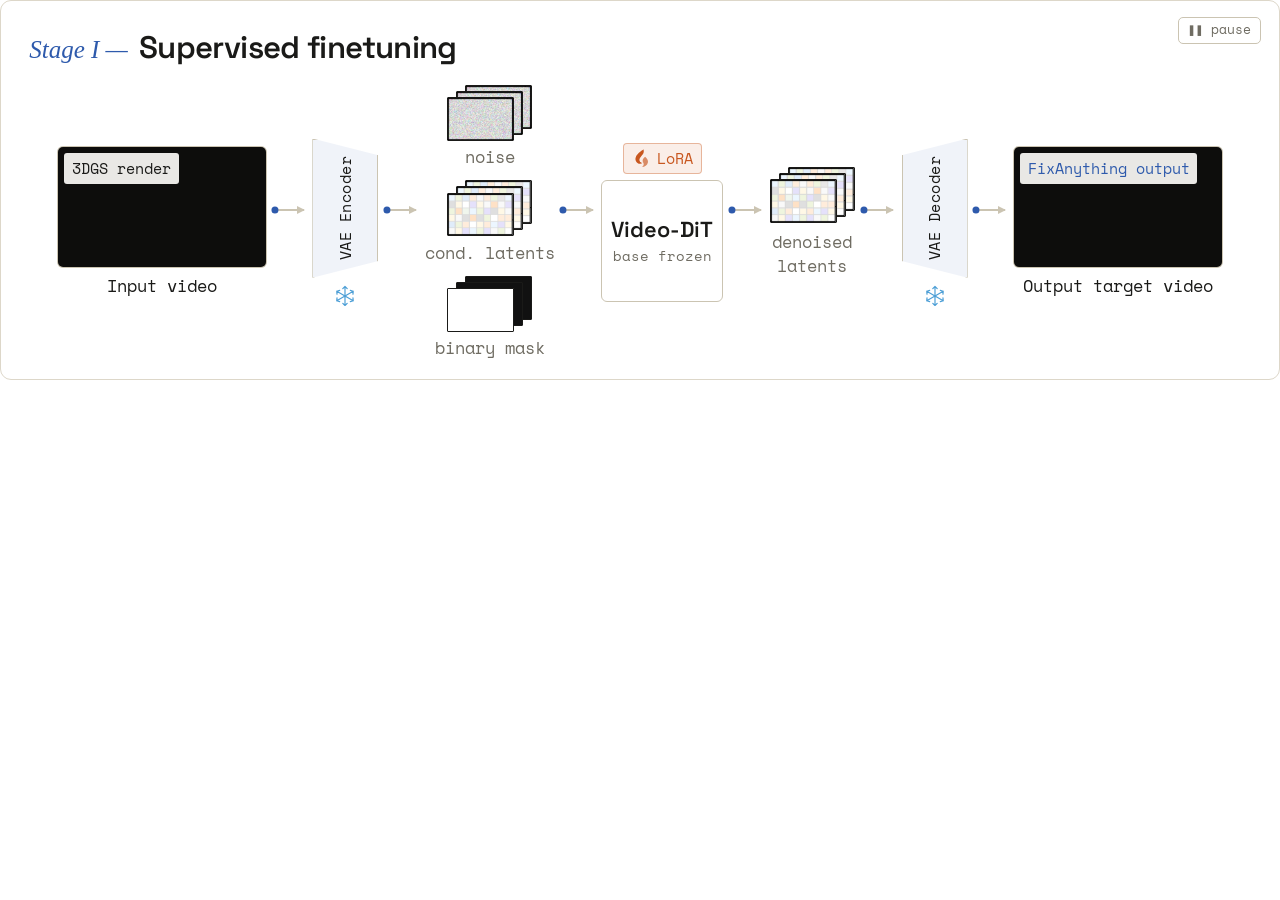
<file: stage1.html>
<!DOCTYPE html>
<html lang="en">
<head>
<meta charset="utf-8">
<meta name="viewport" content="width=device-width, initial-scale=1">
<title>FixAnything — Stage I</title>
<link rel="preconnect" href="https://fonts.googleapis.com">
<link rel="preconnect" href="https://fonts.gstatic.com" crossorigin>
<link href="https://fonts.googleapis.com/css2?family=Space+Grotesk:wght@600&family=Space+Mono:wght@400;700&display=swap" rel="stylesheet">
<link rel="stylesheet" href="figs/fig.css">
<style>
.pipe{display:flex; align-items:center; justify-content:center; gap:.7cqw}
.vid{width:17cqw}
.arw{flex:0 0 2.4cqw; margin-top:-2cqw}

/* VAE trapezoids */
.vae{position:relative; width:5.4cqw; height:11.4cqw; background:var(--accent-soft);
  border:1px solid var(--line-2); display:grid; place-items:center}
.vae.enc{clip-path:polygon(0 0,100% 12%,100% 88%,0 100%)}
.vae.dec{clip-path:polygon(0 12%,100% 0,100% 100%,0 88%)}
.vae span{font-family:var(--mono); font-size:1.25cqw; writing-mode:vertical-rl; transform:rotate(180deg); letter-spacing:.03em}

/* stacked tiles */
.stacks{display:flex; flex-direction:column; gap:.9cqw}
.stk{display:flex; flex-direction:column; align-items:center; gap:.35cqw}
.tiles{position:relative; width:7cqw; height:4.6cqw}
.tiles>*{position:absolute; width:5.5cqw; height:3.6cqw; border:1px solid var(--ink); border-radius:1px; display:block}
.tiles>*:nth-child(1){left:1.5cqw; top:0}
.tiles>*:nth-child(2){left:.75cqw; top:.5cqw}
.tiles>*:nth-child(3){left:0; top:1cqw}
.tiles i{background:#111}
.tiles i.keep{background:#fff}

/* one Video-DiT box, per the talk slide */
.dit{display:flex; flex-direction:column; align-items:center; gap:.45cqw}
.lora{display:flex; align-items:center; gap:.35cqw; font-family:var(--mono); font-size:1.25cqw;
  padding:.26cqw .6cqw; border-radius:4px; background:rgba(200,87,31,.1);
  border:1px solid rgba(200,87,31,.38); color:var(--fire)}
.flame{animation:flicker 2.2s ease-in-out infinite}
@keyframes flicker{0%,100%{opacity:.6} 50%{opacity:1}}
.ditbox{width:10cqw; height:10cqw; border-radius:6px; background:#fff; border:1px solid var(--line-2);
  display:flex; flex-direction:column; align-items:center; justify-content:center; gap:.5cqw;
  font-family:var(--display); font-weight:600; font-size:1.78cqw; line-height:1.15; text-align:center}
.ditbox small{font-family:var(--mono); font-weight:400; font-size:1.15cqw; color:var(--faint)}
</style>
</head>
<body>

<div class="stage-fig" id="fig">
  <button class="sf-pause" id="pause">❚❚ pause</button>
  <div class="sf-head">
    <span class="sf-kicker">Stage I —</span><span class="sf-title">Supervised finetuning</span>
  </div>

  <div class="pipe">

    <div class="node">
      <div class="vid" id="in-stack"><span class="chip" id="chip-in">3DGS render</span></div>
      <div class="cap"><b>Input video</b></div>
    </div>

    <div class="arw"><span class="p"></span></div>

    <div class="node">
      <div class="vae enc"><span>VAE Encoder</span></div>
      <svg class="ico" viewBox="0 0 24 24"><path d="M12 1.6v20.8M12 1.6 9.6 4M12 1.6 14.4 4M12 22.4l-2.4-2.4M12 22.4l2.4-2.4M3 6.8l18 10.4M3 6.8l.3 3.3M3 6.8l3.2-.9M21 17.2l-.3-3.3M21 17.2l-3.2.9M21 6.8 3 17.2M21 6.8l-3.2-.9M21 6.8l-.3 3.3M3 17.2l3.2.9M3 17.2l.3-3.3" stroke="var(--frost)" stroke-width="1.3" fill="none" stroke-linecap="round"/></svg>
    </div>

    <div class="arw"><span class="p" style="animation-delay:.35s"></span></div>

    <div class="node stacks">
      <div class="stk">
        <div class="tiles"><img src="figs/stage1/noise.png" alt=""><img src="figs/stage1/noise.png" alt=""><img src="figs/stage1/noise.png" alt=""></div>
        <div class="cap">noise</div>
      </div>
      <div class="stk">
        <div class="tiles"><img src="figs/stage1/latent.png" alt=""><img src="figs/stage1/latent.png" alt=""><img src="figs/stage1/latent.png" alt=""></div>
        <div class="cap">cond. latents</div>
      </div>
      <div class="stk">
        <div class="tiles"><i></i><i></i><i class="keep"></i></div>
        <div class="cap">binary mask</div>
      </div>
    </div>

    <div class="arw"><span class="p" style="animation-delay:.7s"></span></div>

    <div class="node dit">
      <span class="lora"><svg class="ico flame" viewBox="0 0 24 24"><path d="M13.5 1.5c1.6 4.2-1.2 6.3-2.7 8-1.7 1.9-2 3.6-1.2 5.1.6 1.2 1.9 1.9 3.2 1.6-2.4 2.2-6.6.9-7.6-2.4C4 10.4 6.6 7.2 9 5c1.9-1.7 3.9-2.6 4.5-3.5Z" fill="var(--fire)"/><path d="M15.4 9.6c2.6 2 3.6 4.4 3 6.6-.7 2.7-3.3 4.6-6.4 4.6 1.4-1 2-2.2 1.8-3.6-.2-1.3-1.1-2-1.1-3.3 0-1.4.9-2.6 2.7-4.3Z" fill="var(--fire)" opacity=".65"/></svg>LoRA</span>
      <div class="ditbox">Video-DiT<small>base frozen</small></div>
    </div>

    <div class="arw"><span class="p" style="animation-delay:1.05s"></span></div>

    <div class="node">
      <div class="tiles"><img src="figs/stage1/latent.png" alt=""><img src="figs/stage1/latent.png" alt=""><img src="figs/stage1/latent.png" alt=""></div>
      <div class="cap">denoised<br>latents</div>
    </div>

    <div class="arw"><span class="p" style="animation-delay:1.4s"></span></div>

    <div class="node">
      <div class="vae dec"><span>VAE Decoder</span></div>
      <svg class="ico" viewBox="0 0 24 24"><path d="M12 1.6v20.8M12 1.6 9.6 4M12 1.6 14.4 4M12 22.4l-2.4-2.4M12 22.4l2.4-2.4M3 6.8l18 10.4M3 6.8l.3 3.3M3 6.8l3.2-.9M21 17.2l-.3-3.3M21 17.2l-3.2.9M21 6.8 3 17.2M21 6.8l-3.2-.9M21 6.8l-.3 3.3M3 17.2l3.2.9M3 17.2l.3-3.3" stroke="var(--frost)" stroke-width="1.3" fill="none" stroke-linecap="round"/></svg>
    </div>

    <div class="arw"><span class="p" style="animation-delay:1.75s"></span></div>

    <div class="node">
      <div class="vid out" id="out-stack"><span class="chip" style="color:var(--accent)">FixAnything output</span></div>
      <div class="cap"><b>Output target video</b></div>
    </div>

  </div>

</div>

<script>
if (new URLSearchParams(location.search).get('embed')) document.querySelector('.sf-head').style.display='none';

var REPS = [
  { key:'3dgs',   label:'3DGS render' },
  { key:'nerf',   label:'NeRF render' },
  { key:'mesh',   label:'Mesh render' },
  { key:'points', label:'Sparse-point render' }
];
var inStack=document.getElementById('in-stack'), outStack=document.getElementById('out-stack');
var chip=document.getElementById('chip-in'), ins=[], outs=[], idx=0;

REPS.forEach(function(r){
  [['in',inStack,ins],['out',outStack,outs]].forEach(function(t){
    var v=document.createElement('video');
    v.src='figs/stage1/'+t[0]+'_'+r.key+'.mp4';
    v.muted=true; v.loop=true; v.playsInline=true; v.preload=(r===REPS[0]&&t[0]==='in')?'auto':'metadata'; v.style.opacity=0;
    v.style.transition='opacity .35s ease';
    t[1].appendChild(v); t[2].push(v);
  });
});

function show(i){
  [ins,outs].forEach(function(list){
    list.forEach(function(v,k){
      var on = k===i;
      v.style.opacity = on ? 1 : 0;
      if (on){ try{ v.currentTime=0; }catch(e){} v.play().catch(function(){}); } else v.pause();
    });
  });
  chip.textContent = REPS[i].label;
}

/* detect the loop by the playhead wrapping — timeupdate can miss the tail */
var last = 0, playing = true;
setInterval(function(){
  if (!playing) return;
  var v = ins[idx]; if (!v) return;
  var t = v.currentTime;
  if (t + 0.05 < last){ idx = (idx+1) % REPS.length; show(idx); last = 0; return; }
  last = t;
}, 120);

var btn = document.getElementById('pause');
btn.addEventListener('click', function(){
  playing = !playing;
  btn.innerHTML = playing ? '❚❚ pause' : '▶ play';
  [ins[idx], outs[idx]].forEach(function(v){
    if (!v) return;
    if (playing) v.play().catch(function(){}); else v.pause();
  });
});

show(0);
window.addEventListener('load', function(){
  var f=document.getElementById('fig');
  document.title='ratio '+f.offsetWidth+'x'+f.offsetHeight;
});
</script>
</body>
</html>
</file>
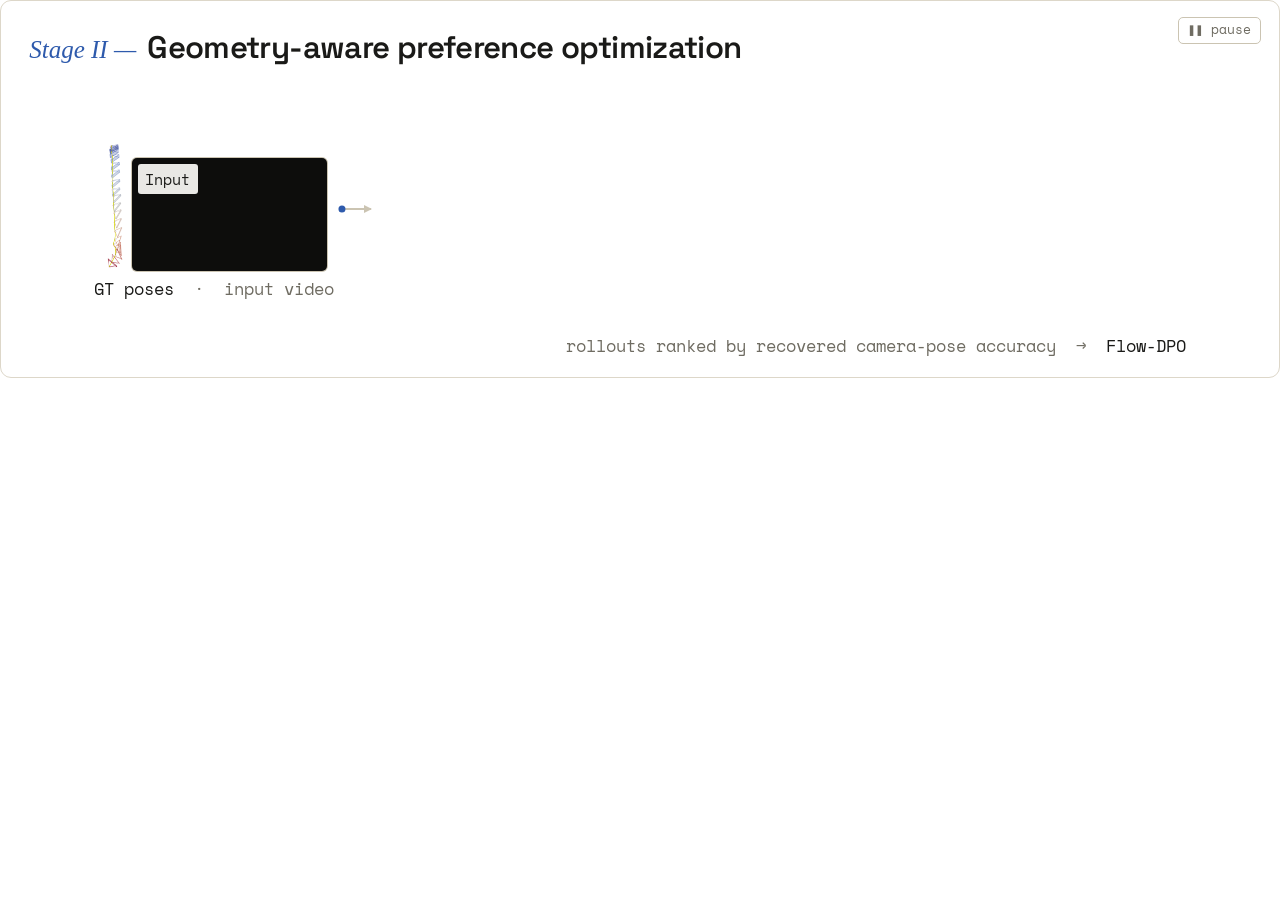
<file: stage2.html>
<!DOCTYPE html>
<html lang="en">
<head>
<meta charset="utf-8">
<meta name="viewport" content="width=device-width, initial-scale=1">
<title>FixAnything — Stage II</title>
<link rel="preconnect" href="https://fonts.googleapis.com">
<link rel="preconnect" href="https://fonts.gstatic.com" crossorigin>
<link href="https://fonts.googleapis.com/css2?family=Space+Grotesk:wght@600&family=Space+Mono:wght@400;700&display=swap" rel="stylesheet">
<link rel="stylesheet" href="figs/fig.css">
<style>
:root{--good:#2f7d4f}
.pipe{display:flex; align-items:center; justify-content:center; gap:.7cqw}
.arw{flex:0 0 2.4cqw; margin-top:-2cqw}
.arw.sm{flex:0 0 2cqw; margin-top:0}

.poses{width:auto; height:8cqw}
.gtwrap{display:flex; align-items:flex-end; gap:.5cqw}
.gtwrap .poses{height:10.6cqw}
.vid.main{width:16cqw}
.vid.roll{width:12cqw}

.ditbox{width:9.5cqw; height:10cqw; border-radius:6px; background:#fff; border:1px solid var(--line-2);
  display:flex; flex-direction:column; align-items:center; justify-content:center; gap:.4cqw;
  font-family:var(--display); font-weight:600; font-size:1.72cqw; line-height:1.15; text-align:center}
.ditbox small{font-family:var(--mono); font-weight:400; font-size:1.12cqw; color:var(--faint)}

.colmap{width:7cqw; height:5.4cqw; border-radius:6px; background:var(--accent-soft);
  border:1px solid var(--line-2); display:flex; flex-direction:column; align-items:center; justify-content:center;
  font-family:var(--display); font-weight:600; font-size:1.42cqw; line-height:1.1}
.colmap small{font-family:var(--mono); font-weight:400; font-size:1cqw; color:var(--faint)}

.rolls{display:flex; flex-direction:column; gap:.9cqw}
.roll{display:flex; align-items:center; gap:.7cqw; padding:.65cqw .8cqw; border-radius:9px;
  border:1px solid var(--line); background:#fff}
.roll.good{border-color:rgba(47,125,79,.4); background:rgba(47,125,79,.06)}
.roll.bad{border-color:rgba(179,64,31,.35); background:rgba(179,64,31,.05)}
.res{display:flex; align-items:center; gap:.6cqw}
.verdict{display:flex; flex-direction:column; gap:.25cqw; min-width:13cqw}
.err{display:flex; align-items:center; gap:.45cqw; font-family:var(--display); font-weight:600;
  font-size:1.6cqw; line-height:1.2}
.roll.good .err{color:var(--good)} .roll.bad .err{color:var(--flaw)}
.mark{width:1.9cqw; height:1.9cqw; flex:0 0 auto}
.badge{align-self:flex-start; font-family:var(--mono); font-size:1.05cqw; padding:.22cqw .55cqw;
  border-radius:3px; background:var(--good); color:#fff}

/* left-to-right reveal */
[data-step]{opacity:0; transform:translateX(-.9cqw); transition:opacity .6s ease, transform .6s ease}
[data-step].in{opacity:1; transform:none}
@media (prefers-reduced-motion:reduce){[data-step]{opacity:1; transform:none}}

.sf-foot{display:flex; align-items:center; justify-content:flex-end; gap:2cqw}
.metric{font-family:var(--display); font-weight:600; font-size:1.85cqw; color:var(--accent); white-space:nowrap}
.metric small{display:block; font-family:var(--mono); font-weight:400; font-size:1.05cqw; color:var(--faint)}
</style>
</head>
<body>

<div class="stage-fig" id="fig">
  <button class="sf-pause" id="pause">❚❚ pause</button>
  <div class="sf-head">
    <span class="sf-kicker">Stage II —</span><span class="sf-title">Geometry-aware preference optimization</span>
  </div>

  <div class="pipe">

    <div class="node" data-step>
      <div class="gtwrap">
        <img class="poses" src="figs/stage2/poses_gt.png" alt="ground-truth camera trajectory">
        <div class="vid main"><video src="assets/dpo/input.mp4" muted loop playsinline autoplay preload="auto"></video>
          <span class="chip">Input</span></div>
      </div>
      <div class="cap"><b>GT poses</b> &nbsp;·&nbsp; input video</div>
    </div>

    <div class="arw" data-step><span class="p"></span></div>

    <div class="node" data-step>
      <div class="ditbox">Video-DiT<small>after Stage I</small></div>
      <div class="cap">sample 5 seeds</div>
    </div>

    <div class="arw" data-step><span class="p" style="animation-delay:.4s"></span></div>

    <div class="node">
      <div class="rolls">

        <div class="roll good" data-step>
          <div class="vid roll"><video src="assets/dpo/seed_632382241.mp4" muted loop playsinline autoplay preload="auto"></video>
            <span class="chip">Seed 1</span></div>
          <div class="arw sm" data-step></div>
          <div class="colmap" data-step>COLMAP<small>SfM</small></div>
          <div class="arw sm" data-step></div>
          <div class="res" data-step>
            <img class="poses" src="figs/stage2/poses_good.png" alt="recovered camera trajectory, accurate">
            <div class="verdict">
              <span class="err"><svg class="mark" viewBox="0 0 24 24"><circle cx="12" cy="12" r="10" fill="var(--good)"/><path d="m7.5 12.4 3.1 3.1 6-6.4" stroke="#fff" stroke-width="2.2" fill="none" stroke-linecap="round" stroke-linejoin="round"/></svg>small pose error</span>
              <span class="badge">preferred</span>
            </div>
          </div>
        </div>

        <div class="roll bad" data-step>
          <div class="vid roll"><video src="assets/dpo/seed_1723827307.mp4" muted loop playsinline autoplay preload="auto"></video>
            <span class="chip">Seed 2</span></div>
          <div class="arw sm" data-step></div>
          <div class="colmap" data-step>COLMAP<small>SfM</small></div>
          <div class="arw sm" data-step></div>
          <div class="res" data-step>
            <img class="poses" src="figs/stage2/poses_bad.png" alt="recovered camera trajectory, drifting">
            <div class="verdict">
              <span class="err"><svg class="mark" viewBox="0 0 24 24"><circle cx="12" cy="12" r="10" fill="var(--flaw)"/><path d="M8.4 8.4l7.2 7.2M15.6 8.4l-7.2 7.2" stroke="#fff" stroke-width="2.2" stroke-linecap="round"/></svg>large pose error</span>
            </div>
          </div>
        </div>

      </div>
      <div class="cap">rollouts ranked by recovered camera-pose accuracy &nbsp;→&nbsp; <b>Flow-DPO</b></div>
    </div>

  </div>

  </div>
</div>

<script>
if (new URLSearchParams(location.search).get('embed')) document.querySelector('.sf-head').style.display='none';

/* reveal the pipeline left to right, then hold and repeat */
var steps = Array.prototype.slice.call(document.querySelectorAll('[data-step]'));
var GAP = 700, HOLD = 3400;
var timers = [], playing = true;

function clearTimers(){ timers.forEach(clearTimeout); timers = []; }
function cycle(){
  clearTimers();
  steps.forEach(function(el){ el.classList.remove('in'); });
  steps.forEach(function(el, i){
    timers.push(setTimeout(function(){ el.classList.add('in'); }, 400 + i*GAP));
  });
  timers.push(setTimeout(cycle, 400 + steps.length*GAP + HOLD));
}

var vids = Array.prototype.slice.call(document.querySelectorAll('video'));
var btn = document.getElementById('pause');
btn.addEventListener('click', function(){
  playing = !playing;
  if (playing){
    btn.innerHTML = '❚❚ pause';
    vids.forEach(function(v){ v.play().catch(function(){}); });
    cycle();
  } else {
    btn.innerHTML = '▶ play';
    clearTimers();
    vids.forEach(function(v){ v.pause(); });
    steps.forEach(function(el){ el.classList.add('in'); });   /* settle on the finished figure */
  }
});
cycle();

window.addEventListener('load', function(){
  var f=document.getElementById('fig');
  document.title='ratio '+f.offsetWidth+'x'+f.offsetHeight;
});
</script>
</body>
</html>
</file>
<file: figs/fig.css>
:root{
  --bg:#faf9f6; --card:#ffffff; --line:#ddd7c9; --line-2:#cbc4b2;
  --ink:#1a1a18; --dim:#3a3a36; --faint:#6f6c62;
  --accent:#2e5aac; --accent-soft:rgba(46,90,172,.07);
  --frost:#4d9fd6; --fire:#c8571f; --flaw:#b3401f;
  --display:"Space Grotesk",sans-serif; --body:"Newsreader",Georgia,serif; --mono:"Space Mono",monospace;
}
*,*::before,*::after{margin:0;padding:0;box-sizing:border-box}
html,body{margin:0;padding:0}
body{background:transparent; color:var(--ink); font-family:var(--body); -webkit-font-smoothing:antialiased}
video,img{display:block; max-width:100%}
.stage-fig{position:relative; container-type:inline-size; width:100%; background:var(--card);
  border:1px solid var(--line); border-radius:11px; padding:2cqw 2.2cqw 1.5cqw; overflow:hidden}
.sf-pause{position:absolute; top:1.3cqw; right:1.5cqw; z-index:6; font-family:var(--mono);
  font-size:1.05cqw; padding:.34cqw .7cqw; border-radius:5px; border:1px solid var(--line-2);
  background:var(--card); color:var(--faint); cursor:pointer; transition:.15s; line-height:1.3}
.sf-pause:hover{border-color:var(--accent); color:var(--accent)}
.sf-head{display:flex; align-items:baseline; gap:.9cqw; margin-bottom:1.5cqw}
.sf-kicker{font-family:var(--body); font-style:italic; font-size:2.05cqw; color:var(--accent)}
.sf-title{font-family:var(--display); font-weight:600; font-size:2.55cqw; letter-spacing:-0.02em}
.cap{font-family:var(--mono); font-size:1.4cqw; color:var(--faint); text-align:center; line-height:1.4}
.cap b{color:var(--ink); font-weight:400}
.node{display:flex; flex-direction:column; align-items:center; gap:.55cqw}
.arw{position:relative; height:1.6px; background:var(--line-2); align-self:center}
.arw::after{content:""; position:absolute; right:-1px; top:50%; transform:translateY(-50%);
  border-left:.7cqw solid var(--line-2); border-top:.4cqw solid transparent; border-bottom:.4cqw solid transparent}
.arw .p{position:absolute; top:50%; width:.58cqw; height:.58cqw; border-radius:50%; background:var(--accent);
  transform:translate(-50%,-50%); animation:flow 2.4s linear infinite}
@keyframes flow{from{left:0; opacity:0} 15%{opacity:1} 85%{opacity:1} to{left:100%; opacity:0}}
.ico{width:1.8cqw; height:1.8cqw; display:block}
.vid{position:relative; aspect-ratio:832/480; border-radius:5px; overflow:hidden;
  background:#0d0d0c; box-shadow:0 0 0 1px var(--line-2)}
.vid video{position:absolute; inset:0; width:100%; height:100%; object-fit:cover}
.chip{position:absolute; top:.5cqw; left:.5cqw; font-family:var(--mono); font-size:1.25cqw;
  padding:.3cqw .62cqw; border-radius:3px; background:rgba(250,249,246,.93); color:var(--ink); z-index:2}
.sf-foot{margin-top:1.4cqw; padding-top:1.1cqw; border-top:1px solid var(--line)}
.sf-note{font-size:1.68cqw; color:var(--dim); line-height:1.5}
.sf-note b{color:var(--ink)}
@media (prefers-reduced-motion:reduce){.p,.flame{animation:none}}
</file>
